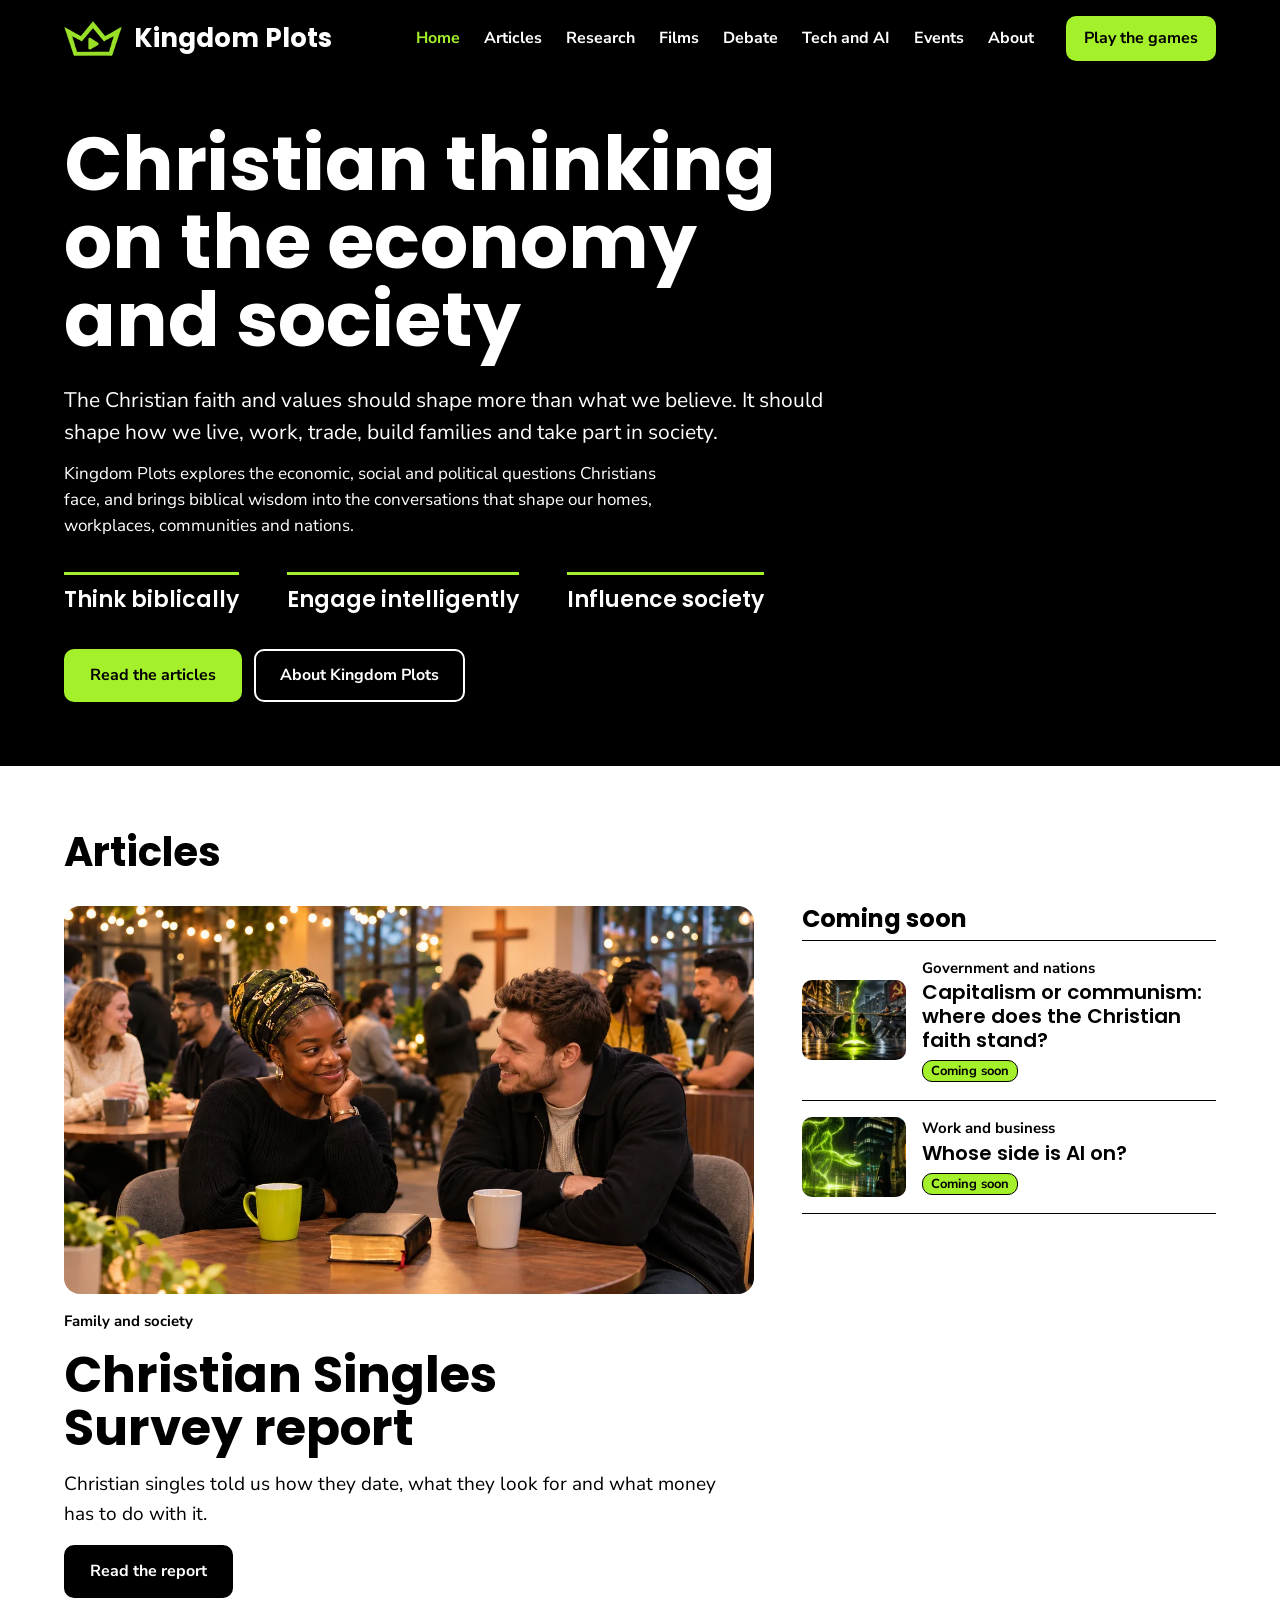
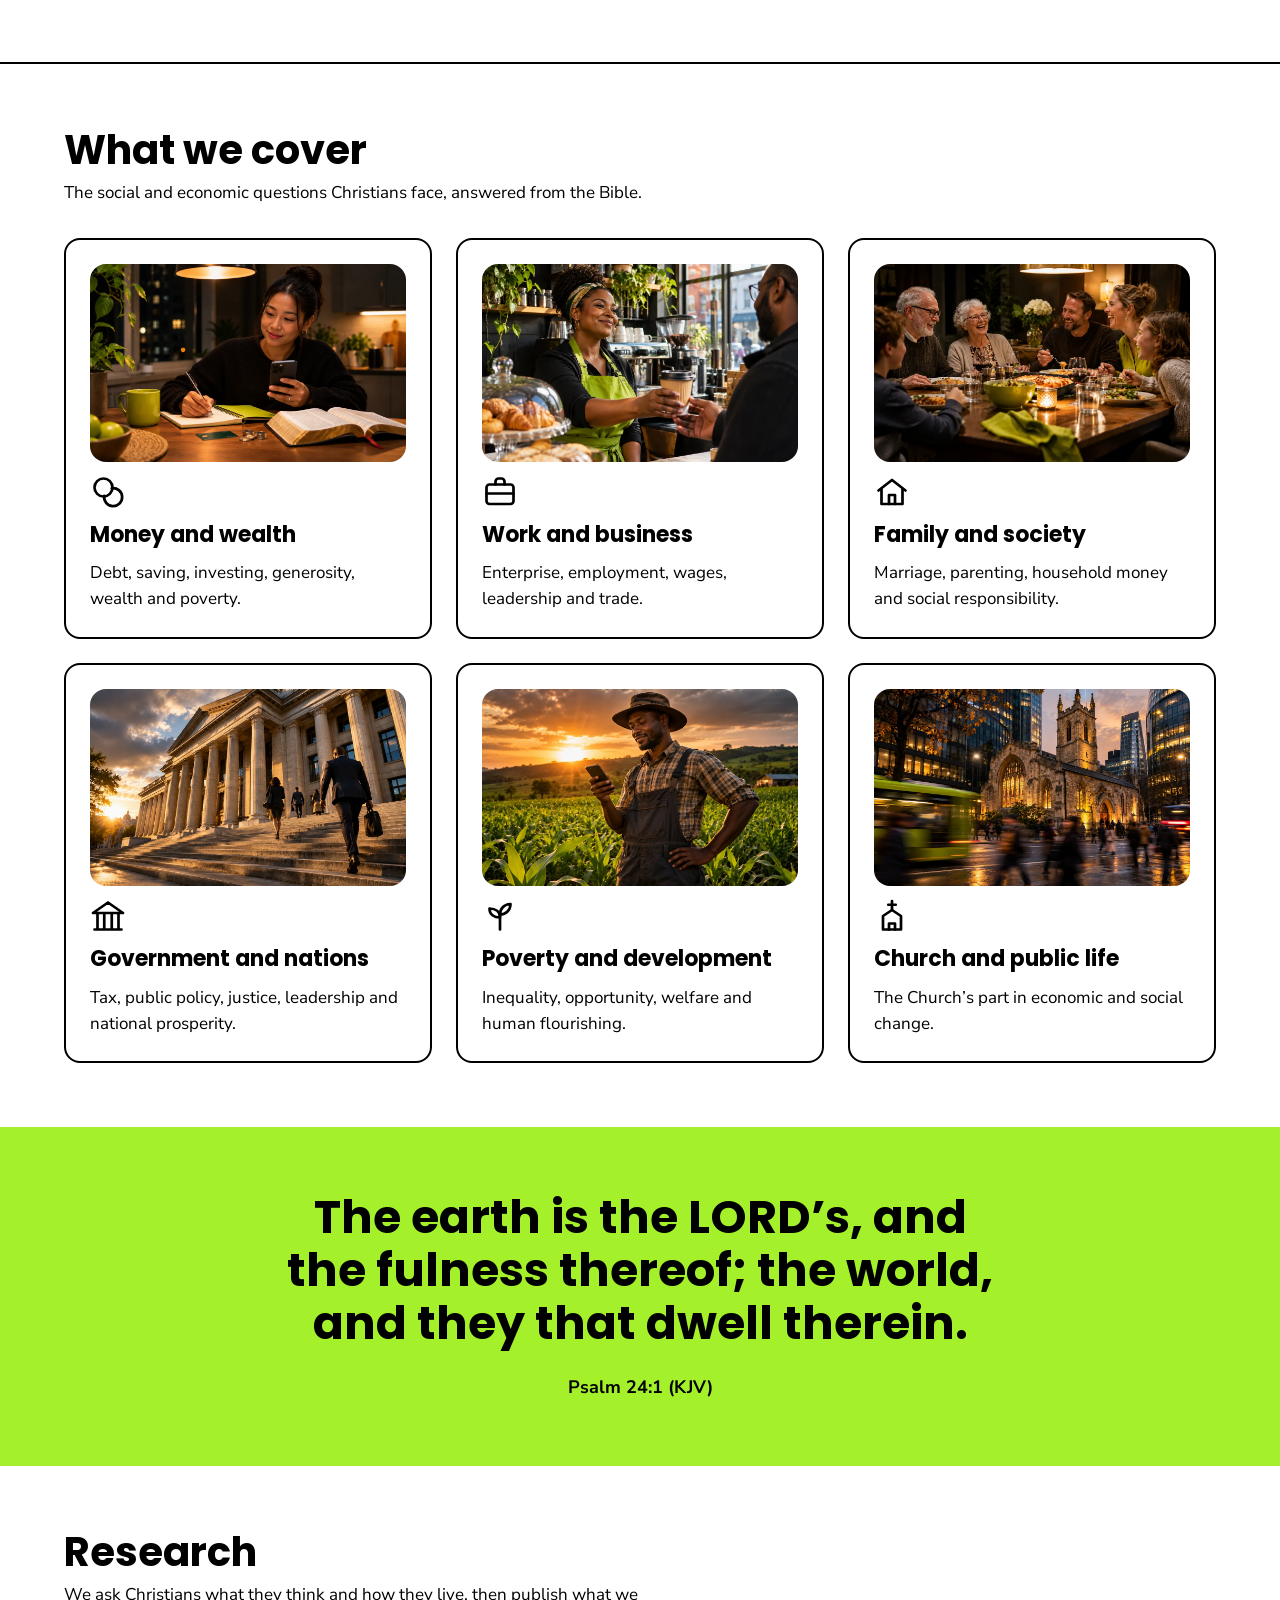
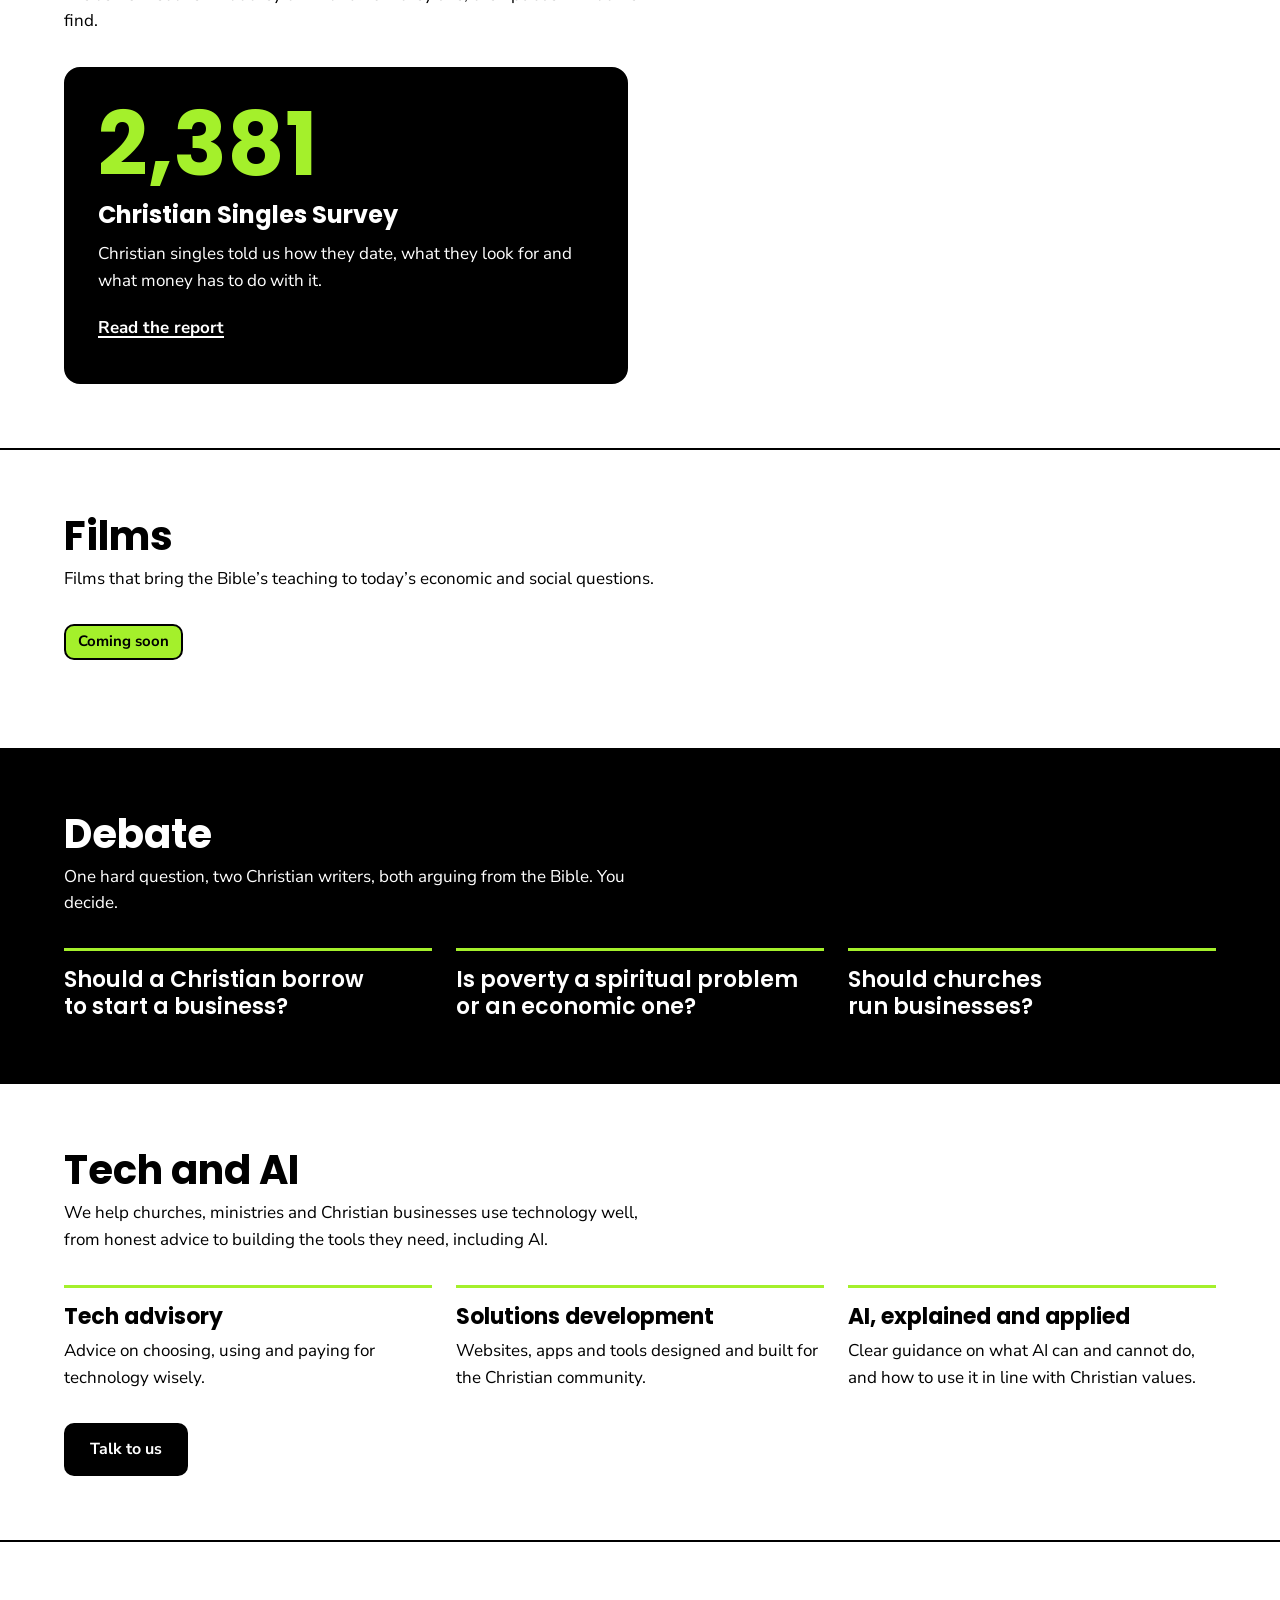
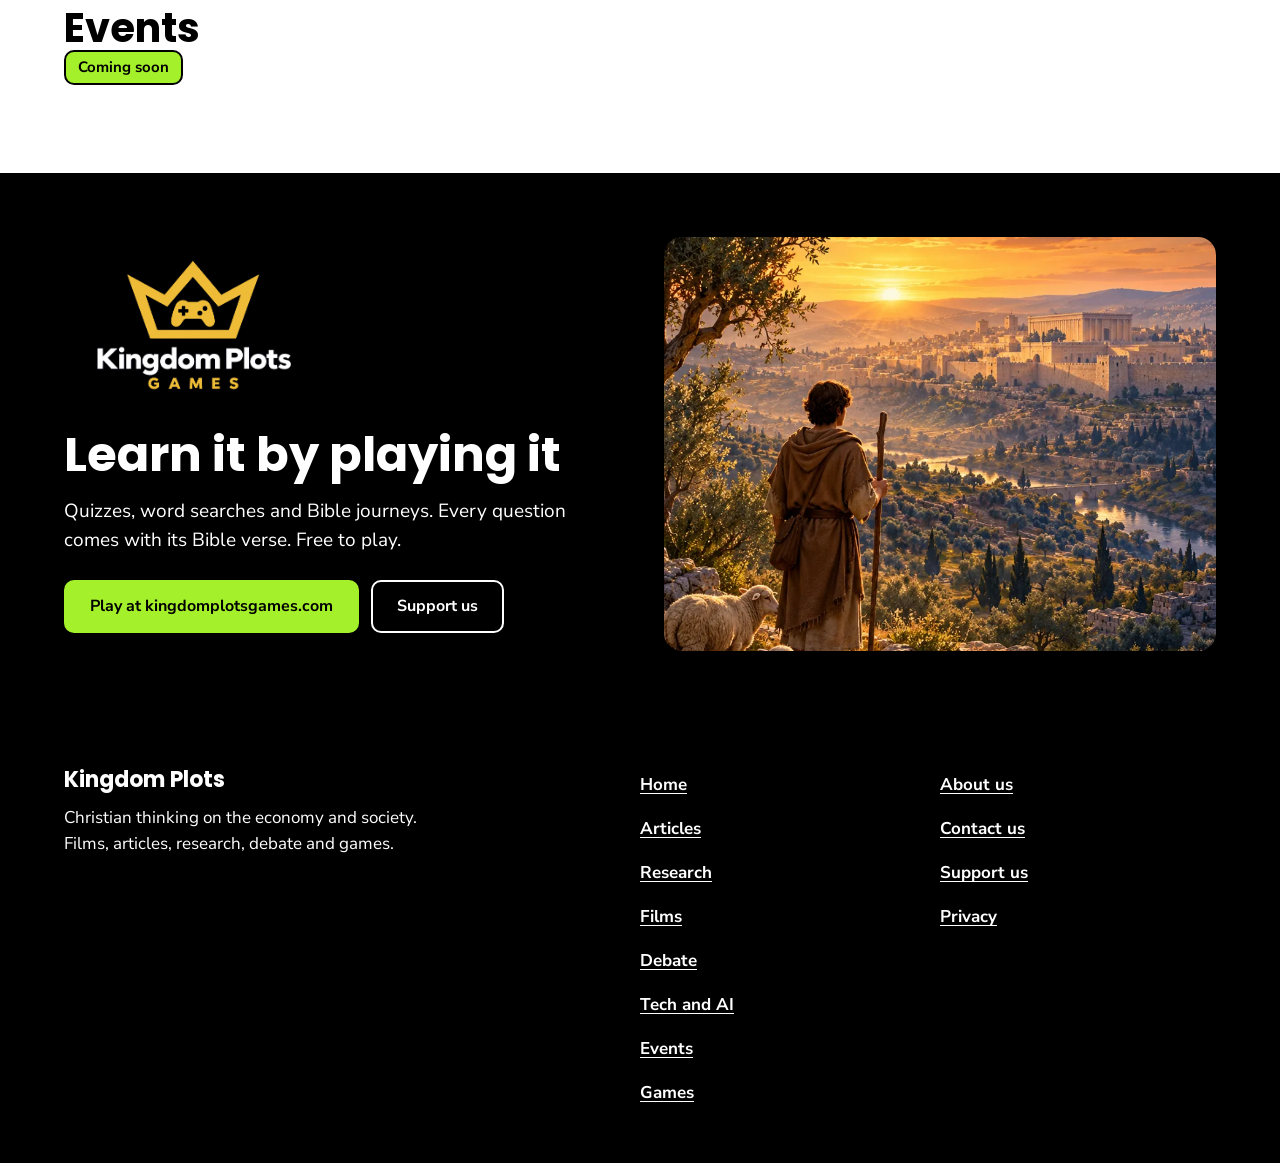
<file: index.html>
<!doctype html>
<html lang="en-GB">
<head>
<meta charset="utf-8">
<meta name="viewport" content="width=device-width, initial-scale=1">
<title>Kingdom Plots: Christian thinking on the economy and society</title>
<meta name="description" content="Kingdom Plots brings biblical wisdom to the economic, social and political questions Christians face, through films, articles, research, debate and games.">
<link rel="canonical" href="https://www.kingdomplots.com/">
<meta property="og:type" content="website">
<meta property="og:title" content="Kingdom Plots: Christian thinking on the economy and society">
<meta property="og:description" content="Kingdom Plots brings biblical wisdom to the economic, social and political questions Christians face, through films, articles, research, debate and games.">
<meta property="og:url" content="https://www.kingdomplots.com/">
<meta property="og:image" content="https://www.kingdomplots.com/images/logo.png">
<meta name="theme-color" content="#000000">
<link rel="icon" href="/favicon.ico" sizes="48x48">
<link rel="icon" type="image/png" sizes="192x192" href="/images/icon-192.png">
<link rel="apple-touch-icon" href="/images/apple-touch-icon.png">
<link rel="manifest" href="/site.webmanifest">
<link rel="preconnect" href="https://fonts.googleapis.com">
<link rel="preconnect" href="https://fonts.gstatic.com" crossorigin>
<link rel="stylesheet" href="https://fonts.googleapis.com/css2?family=Poppins:wght@600;700&family=Nunito+Sans:wght@400;600;700&display=swap">
<link rel="stylesheet" href="/css/styles.css">
<script type="application/ld+json">{"@context": "https://schema.org", "@graph": [{"@type": "Organization", "@id": "https://www.kingdomplots.com/#org", "name": "Kingdom Plots", "url": "https://www.kingdomplots.com/", "logo": "https://www.kingdomplots.com/images/icon-512.png", "description": "A Christian platform exploring the relationship between faith, economics, politics and society.", "email": "hello@kingdomplotsgames.com", "founder": {"@type": "Person", "name": "Toluwase Sogunro", "jobTitle": "Founder"}, "sameAs": ["https://www.kingdomplotsgames.com"]}, {"@type": "WebSite", "@id": "https://www.kingdomplots.com/#site", "url": "https://www.kingdomplots.com/", "name": "Kingdom Plots", "publisher": {"@id": "https://www.kingdomplots.com/#org"}, "inLanguage": "en-GB"}]}</script>
</head>
<body>
<a class="skip-link" href="#main">Skip to content</a>

<header class="site-header">
  <div class="container site-header__inner">
    <a class="brand" href="/"><img src="/images/logo.png" alt="" width="58" height="58">Kingdom Plots</a>
    <nav class="site-nav" aria-label="Sections">
      <a href="/" aria-current="page">Home</a>
      <a href="/articles.html">Articles</a>
      <a href="/research.html">Research</a>
      <a href="/films.html">Films</a>
      <a href="/debate.html">Debate</a>
      <a href="/tech.html">Tech and AI</a>
      <a href="/events.html">Events</a>
      <a href="/about.html">About</a>
    </nav>
    <a class="button button--green" href="https://www.kingdomplotsgames.com">Play the games</a>
  </div>
</header>

<main id="main">

<section class="theme-dark hero" aria-labelledby="hero-title">
  <div class="container">
    <h1 id="hero-title">Christian thinking on the economy and society</h1>
    <p class="lead measure">The Christian faith and values should shape more than what we believe. It should shape how we live, work, trade, build families and take part in society.</p>
    <p class="measure">Kingdom Plots explores the economic, social and political questions Christians face, and brings biblical wisdom into the conversations that shape our homes, workplaces, communities and nations.</p>
    <ul class="pillars-list">
      <li>Think biblically</li>
      <li>Engage intelligently</li>
      <li>Influence society</li>
    </ul>
    <div class="button-row">
      <a class="button button--green" href="/articles.html">Read the articles</a>
      <a class="button button--outline" href="/about.html">About Kingdom Plots</a>
    </div>
  </div>
</section>

<section id="articles" class="section" aria-labelledby="articles-title">
  <div class="container">
    <h2 id="articles-title" class="section-title section-title--spaced"><a class="title-link" href="/articles.html">Articles</a></h2>
  </div>
  <div class="container articles">
    <div class="articles__lead">
      <img class="photo ratio-16x9" src="/images/picture-01-v2.webp" srcset="/images/picture-01-v2-sm.webp 320w, /images/picture-01-v2.webp 1200w" sizes="(min-width: 1000px) 600px, 100vw" width="1200" height="675" alt="A young woman and a young man smiling as they talk over coffee and a Bible at a church café evening for Christian singles" fetchpriority="high" decoding="async">
      <div class="topic">Family and society</div>
      <h2>Christian Singles Survey report</h2>
      <p>Christian singles told us how they date, what they look for and what money has to do with it.</p>
      <div><a class="button button--black" href="/article.html">Read the report</a></div>
    </div>
    <div class="articles__more">
      <h2>Coming soon</h2>
      <div class="article-row">
        <img class="photo photo--thumb" src="/images/picture-02.webp" srcset="/images/picture-02-sm.webp 320w, /images/picture-02.webp 1200w" sizes="104px" width="1200" height="750" alt="Business people and workers pull a rope in a tug of war while two Christians kneel in prayer over a glowing Bible between them" loading="lazy" decoding="async">
        <div class="article-row__body"><div class="topic">Government and nations</div><div class="article-row__title">Capitalism or communism: where does the Christian faith stand?</div><p class="soon soon--small">Coming soon</p></div>
      </div>
      <div class="article-row">
        <img class="photo photo--thumb" src="/images/picture-06.webp" srcset="/images/picture-06-sm.webp 320w, /images/picture-06.webp 1200w" sizes="104px" width="1200" height="750" alt="A young man holding a Bible looks up at a giant figure of green light offering its hand on a rainy city street" loading="lazy" decoding="async">
        <div class="article-row__body"><div class="topic">Work and business</div><div class="article-row__title">Whose side is AI on?</div><p class="soon soon--small">Coming soon</p></div>
      </div>
    </div>
  </div>
</section>

<section id="topics" class="section rule-top" aria-labelledby="topics-title">
  <div class="container">
    <h2 id="topics-title" class="section-title">What we cover</h2>
    <p class="section-intro">The social and economic questions Christians face, answered from the Bible.</p>
    <p class="swipe-hint" aria-hidden="true">Swipe to see all six</p>
    <div class="grid grid--3 swipe">
      <a class="card" href="/articles.html">
        <img class="photo ratio-16x10" src="/images/picture-12.webp" srcset="/images/picture-12-sm.webp 320w, /images/picture-12.webp 1200w" sizes="(min-width: 1000px) 600px, 100vw" width="1200" height="750" alt="A woman planning her budget with a notebook, phone and open Bible" loading="lazy" decoding="async">
        <svg class="icon" aria-hidden="true" viewBox="0 0 24 24" fill="none" stroke="#000000" stroke-width="1.8" stroke-linecap="round" stroke-linejoin="round"><circle cx="9" cy="9" r="6"/><path d="M14.5 9.5a6 6 0 1 1-5 5"/></svg>
        <h3 class="card__title">Money and wealth</h3>
        <p>Debt, saving, investing, generosity, wealth and poverty.</p>
      </a>
      <a class="card" href="/articles.html">
        <img class="photo ratio-16x10" src="/images/picture-13.webp" srcset="/images/picture-13-sm.webp 320w, /images/picture-13.webp 1200w" sizes="(min-width: 1000px) 600px, 100vw" width="1200" height="750" alt="A coffee shop owner handing a drink to a customer" loading="lazy" decoding="async">
        <svg class="icon" aria-hidden="true" viewBox="0 0 24 24" fill="none" stroke="#000000" stroke-width="1.8" stroke-linecap="round" stroke-linejoin="round"><rect x="3" y="7" width="18" height="13" rx="2"/><path d="M9 7V5a2 2 0 0 1 2-2h2a2 2 0 0 1 2 2v2M3 13h18"/></svg>
        <h3 class="card__title">Work and business</h3>
        <p>Enterprise, employment, wages, leadership and trade.</p>
      </a>
      <a class="card" href="/articles.html">
        <img class="photo ratio-16x10" src="/images/picture-14.webp" srcset="/images/picture-14-sm.webp 320w, /images/picture-14.webp 1200w" sizes="(min-width: 1000px) 600px, 100vw" width="1200" height="750" alt="Three generations of a family laughing over dinner" loading="lazy" decoding="async">
        <svg class="icon" aria-hidden="true" viewBox="0 0 24 24" fill="none" stroke="#000000" stroke-width="1.8" stroke-linecap="round" stroke-linejoin="round"><path d="M3 11l9-7 9 7"/><path d="M5 10v10h14V10"/><path d="M10 20v-6h4v6"/></svg>
        <h3 class="card__title">Family and society</h3>
        <p>Marriage, parenting, household money and social responsibility.</p>
      </a>
      <a class="card" href="/articles.html">
        <img class="photo ratio-16x10" src="/images/picture-15.webp" srcset="/images/picture-15-sm.webp 320w, /images/picture-15.webp 1200w" sizes="(min-width: 1000px) 600px, 100vw" width="1200" height="750" alt="People walking up the steps of a government building at sunset" loading="lazy" decoding="async">
        <svg class="icon" aria-hidden="true" viewBox="0 0 24 24" fill="none" stroke="#000000" stroke-width="1.8" stroke-linecap="round" stroke-linejoin="round"><path d="M3 21h18M5 21V10M9.5 21V10M14.5 21V10M19 21V10M2 10l10-7 10 7z"/></svg>
        <h3 class="card__title">Government and nations</h3>
        <p>Tax, public policy, justice, leadership and national prosperity.</p>
      </a>
      <a class="card" href="/articles.html">
        <img class="photo ratio-16x10" src="/images/picture-16.webp" srcset="/images/picture-16-sm.webp 320w, /images/picture-16.webp 1200w" sizes="(min-width: 1000px) 600px, 100vw" width="1200" height="750" alt="A farmer checking his phone in a green field at sunset" loading="lazy" decoding="async">
        <svg class="icon" aria-hidden="true" viewBox="0 0 24 24" fill="none" stroke="#000000" stroke-width="1.8" stroke-linecap="round" stroke-linejoin="round"><path d="M12 21V11"/><path d="M12 13c0-4-3-6-7-6 0 4 3 6 7 6z"/><path d="M12 11c0-4 3-7 7-7 0 4-3 7-7 7z"/></svg>
        <h3 class="card__title">Poverty and development</h3>
        <p>Inequality, opportunity, welfare and human flourishing.</p>
      </a>
      <a class="card" href="/articles.html">
        <img class="photo ratio-16x10" src="/images/picture-17.webp" srcset="/images/picture-17-sm.webp 320w, /images/picture-17.webp 1200w" sizes="(min-width: 1000px) 600px, 100vw" width="1200" height="750" alt="A historic church among glass office towers on a busy street" loading="lazy" decoding="async">
        <svg class="icon" aria-hidden="true" viewBox="0 0 24 24" fill="none" stroke="#000000" stroke-width="1.8" stroke-linecap="round" stroke-linejoin="round"><path d="M12 2v6M9.5 4.5h5"/><path d="M6 21V12l6-4 6 4v9z"/><path d="M10 21v-4h4v4"/></svg>
        <h3 class="card__title">Church and public life</h3>
        <p>The Church’s part in economic and social change.</p>
      </a>
    </div>
  </div>
</section>

<section class="section theme-green" aria-label="Bible verse">
  <figure class="container verse">
    <blockquote>The earth is the LORD’s, and the fulness thereof; the world, and they that dwell therein.</blockquote>
    <figcaption><cite>Psalm 24:1 (KJV)</cite></figcaption>
  </figure>
</section>

<section id="research" class="section" aria-labelledby="research-title">
  <div class="container">
    <h2 id="research-title" class="section-title"><a class="title-link" href="/research.html">Research</a></h2>
    <p class="section-intro">We ask Christians what they think and how they live, then publish what we find.</p>
    <div class="grid grid--2">
      <article class="study study--dark">
        <div class="study__number">2,381</div>
        <h3 class="study__title">Christian Singles Survey</h3>
        <p>Christian singles told us how they date, what they look for and what money has to do with it.</p>
        <a class="study__link" href="/article.html">Read the report</a>
      </article>
    </div>
  </div>
</section>

<section id="watch" class="section rule-top" aria-labelledby="films-title">
  <div class="container">
    <h2 id="films-title" class="section-title"><a class="title-link" href="/films.html">Films</a></h2>
    <p class="section-intro">Films that bring the Bible’s teaching to today’s economic and social questions.</p>
    <p class="soon">Coming soon</p>
  </div>
</section>

<section id="debate" class="section theme-dark" aria-labelledby="debate-title">
  <div class="container">
    <h2 id="debate-title" class="section-title"><a class="title-link" href="/debate.html">Debate</a></h2>
    <p class="section-intro">One hard question, two Christian writers, both arguing from the Bible. You decide.</p>
    <div class="grid grid--3">
      <h3 class="question">Should a Christian borrow to start a business?</h3>
      <h3 class="question">Is poverty a spiritual problem or an economic one?</h3>
      <h3 class="question">Should churches run businesses?</h3>
    </div>
  </div>
</section>

<section id="tech" class="section" aria-labelledby="tech-title">
  <div class="container">
    <h2 id="tech-title" class="section-title"><a class="title-link" href="/tech.html">Tech and AI</a></h2>
    <p class="section-intro">We help churches, ministries and Christian businesses use technology well, from honest advice to building the tools they need, including AI.</p>
    <div class="grid grid--3">
      <div class="how-item"><h3>Tech advisory</h3><p>Advice on choosing, using and paying for technology wisely.</p></div>
      <div class="how-item"><h3>Solutions development</h3><p>Websites, apps and tools designed and built for the Christian community.</p></div>
      <div class="how-item"><h3>AI, explained and applied</h3><p>Clear guidance on what AI can and cannot do, and how to use it in line with Christian values.</p></div>
    </div>
    <div class="button-row section-action"><a class="button button--black" href="mailto:hello@kingdomplotsgames.com">Talk to us</a></div>
  </div>
</section>

<section id="events" class="section rule-top" aria-labelledby="events-title">
  <div class="container">
    <h2 id="events-title" class="section-title"><a class="title-link" href="/events.html">Events</a></h2>
    <p class="soon">Coming soon</p>
  </div>
</section>

<section id="games" class="section theme-dark" aria-labelledby="games-title">
  <div class="container games">
    <div class="games__text">
      <img class="games__logo" src="/images/games-logo.png" alt="Kingdom Plots Games" width="595" height="364" loading="lazy">
      <h2 id="games-title">Learn it by playing it</h2>
      <p>Quizzes, word searches and Bible journeys. Every question comes with its Bible verse. Free to play.</p>
      <div class="button-row">
        <a class="button button--green" href="https://www.kingdomplotsgames.com">Play at kingdomplotsgames.com</a>
        <a class="button button--outline" href="https://www.kingdomplotsgames.com/support">Support us</a>
      </div>
    </div>
    <img class="games__scene" src="/images/games-scene.webp" alt="A painted shepherd scene from Kingdom Plots Games" width="800" height="600" loading="lazy">
  </div>
</section>

</main>

<footer class="site-footer">
  <div class="container site-footer__inner">
    <div class="site-footer__about">
      <div class="site-footer__name">Kingdom Plots</div>
      <p>Christian thinking on the economy and society. Films, articles, research, debate and games.</p>
    </div>
    <nav aria-label="Footer sections">
      <a href="/">Home</a>
      <a href="/articles.html">Articles</a>
      <a href="/research.html">Research</a>
      <a href="/films.html">Films</a>
      <a href="/debate.html">Debate</a>
      <a href="/tech.html">Tech and AI</a>
      <a href="/events.html">Events</a>
      <a href="https://www.kingdomplotsgames.com">Games</a>
    </nav>
    <nav aria-label="Company">
      <a href="/about.html">About us</a>
      <a href="mailto:hello@kingdomplotsgames.com">Contact us</a>
      <a href="https://www.kingdomplotsgames.com/support">Support us</a>
      <a href="/privacy.html">Privacy</a>
    </nav>
  </div>
</footer>
</body>
</html>
</file>
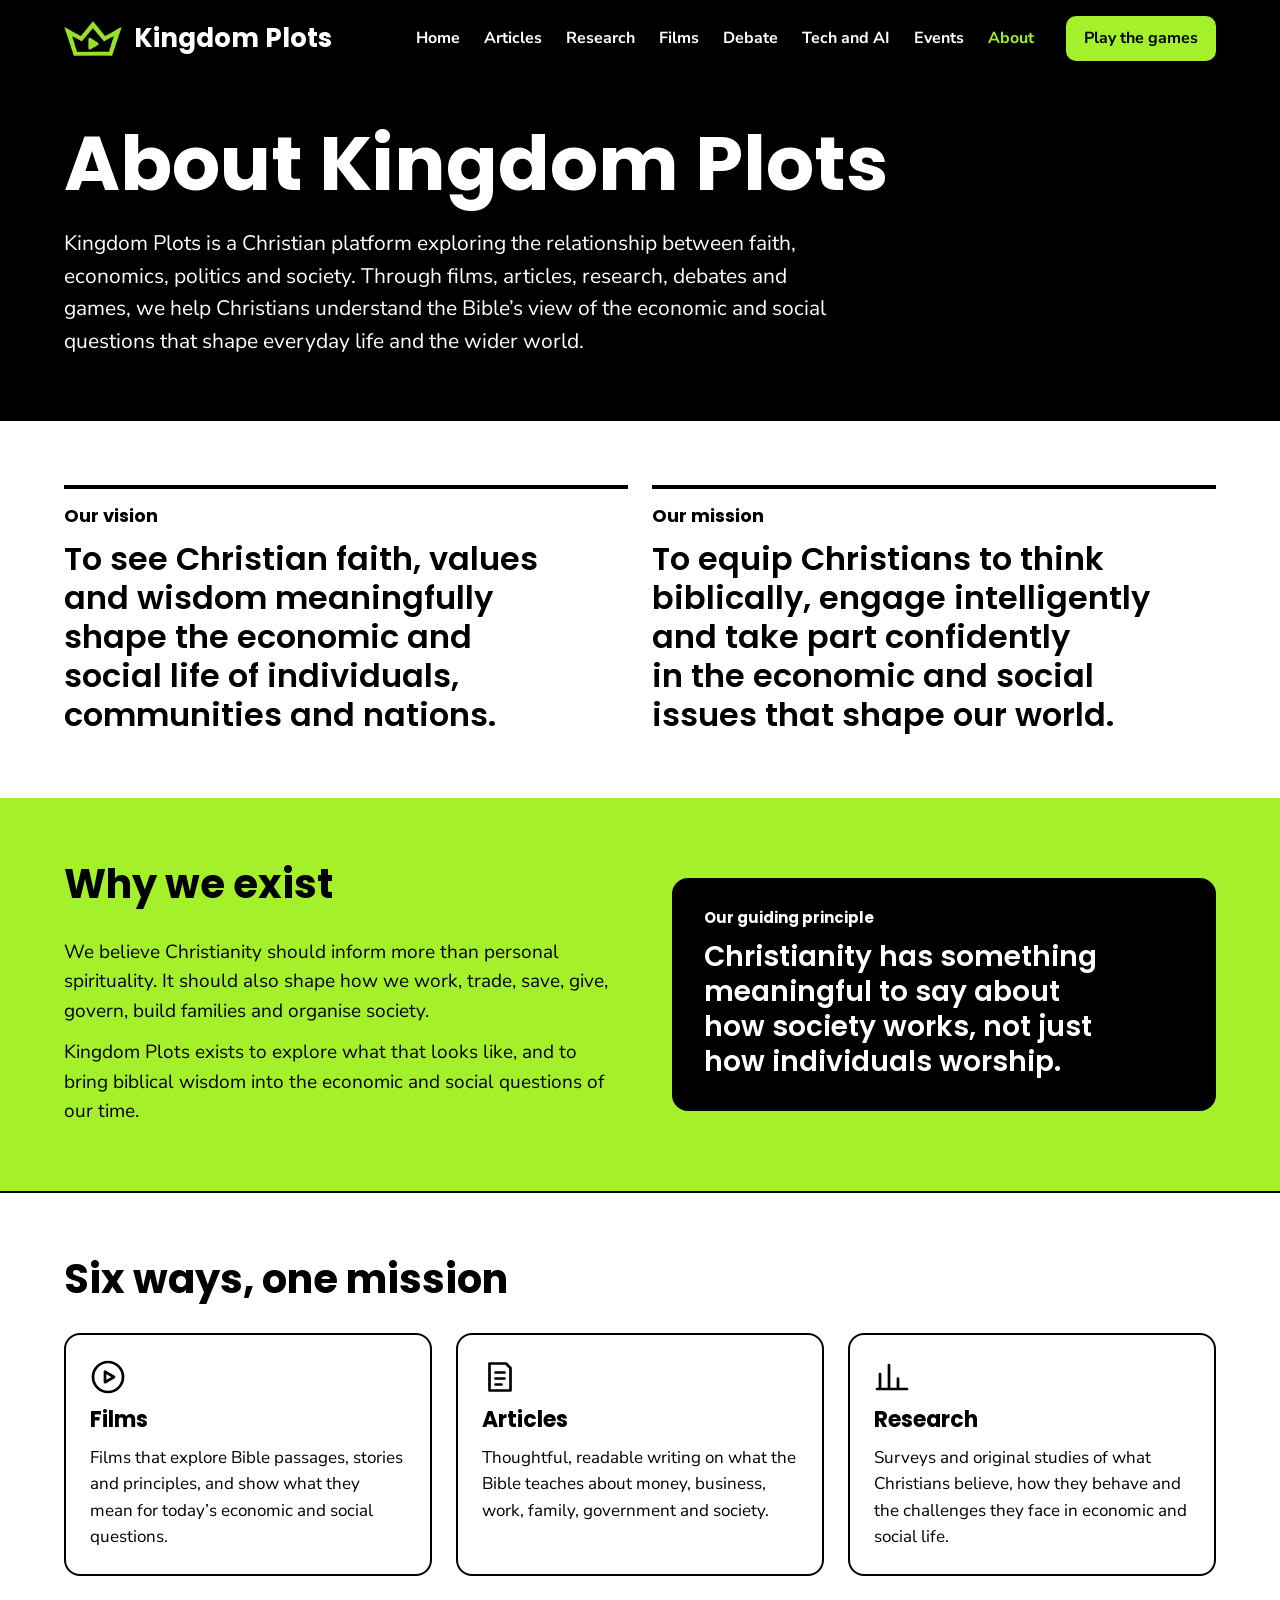
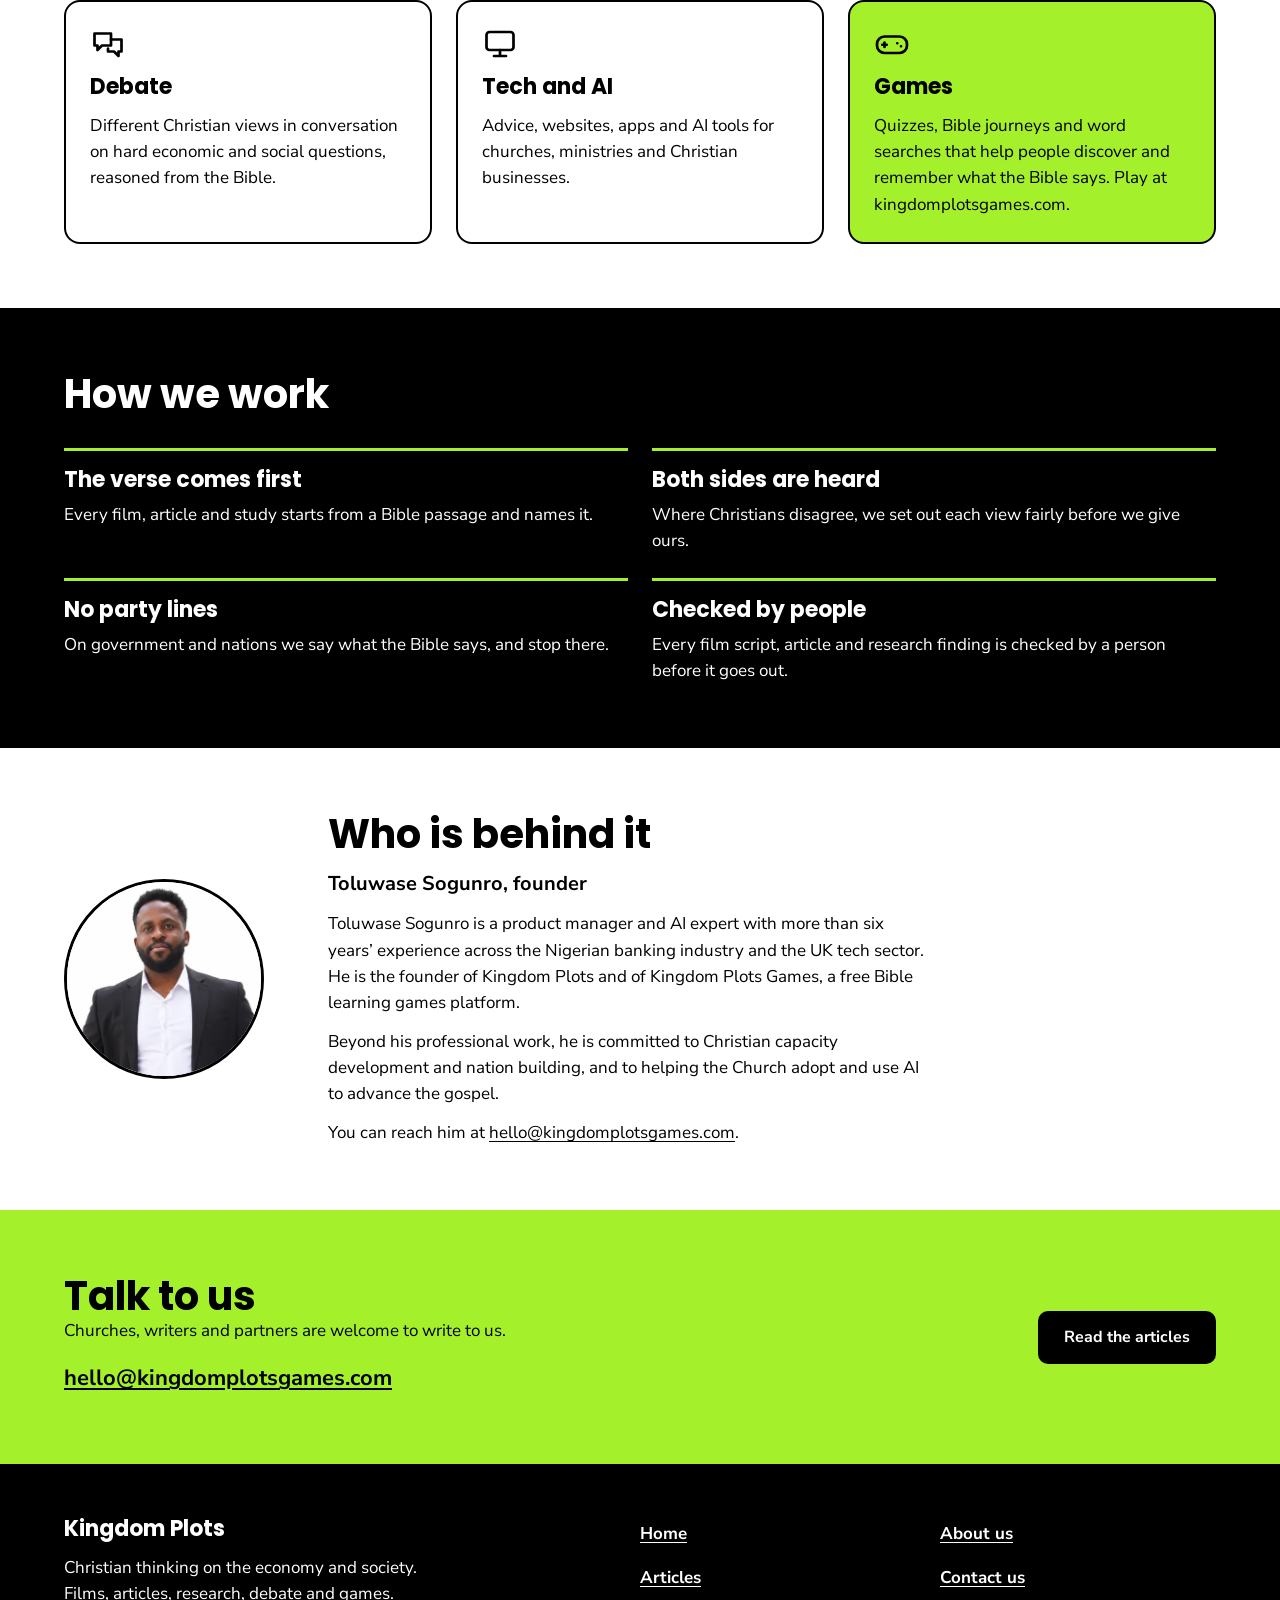
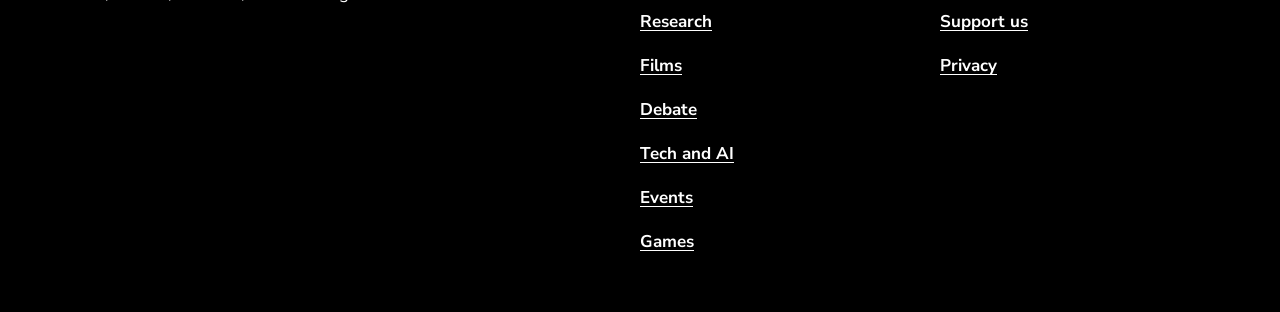
<file: about.html>
<!doctype html>
<html lang="en-GB">
<head>
<meta charset="utf-8">
<meta name="viewport" content="width=device-width, initial-scale=1">
<title>About Kingdom Plots</title>
<meta name="description" content="Kingdom Plots is a Christian platform exploring the relationship between faith, economics, politics and society.">
<link rel="canonical" href="https://www.kingdomplots.com/about.html">
<meta property="og:type" content="website">
<meta property="og:title" content="About Kingdom Plots">
<meta property="og:description" content="A Christian platform exploring the relationship between faith, economics, politics and society.">
<meta property="og:url" content="https://www.kingdomplots.com/about.html">
<meta property="og:image" content="https://www.kingdomplots.com/images/logo.png">
<meta name="theme-color" content="#000000">
<link rel="icon" href="/favicon.ico" sizes="48x48">
<link rel="icon" type="image/png" sizes="192x192" href="/images/icon-192.png">
<link rel="apple-touch-icon" href="/images/apple-touch-icon.png">
<link rel="manifest" href="/site.webmanifest">
<link rel="preconnect" href="https://fonts.googleapis.com">
<link rel="preconnect" href="https://fonts.gstatic.com" crossorigin>
<link rel="stylesheet" href="https://fonts.googleapis.com/css2?family=Poppins:wght@600;700&family=Nunito+Sans:wght@400;600;700&display=swap">
<link rel="stylesheet" href="/css/styles.css">
</head>
<body>
<a class="skip-link" href="#main">Skip to content</a>

<header class="site-header">
  <div class="container site-header__inner">
    <a class="brand" href="/"><img src="/images/logo.png" alt="" width="58" height="58">Kingdom Plots</a>
    <nav class="site-nav" aria-label="Sections">
      <a href="/">Home</a>
      <a href="/articles.html">Articles</a>
      <a href="/research.html">Research</a>
      <a href="/films.html">Films</a>
      <a href="/debate.html">Debate</a>
      <a href="/tech.html">Tech and AI</a>
      <a href="/events.html">Events</a>
      <a href="/about.html" aria-current="page">About</a>
    </nav>
    <a class="button button--green" href="https://www.kingdomplotsgames.com">Play the games</a>
  </div>
</header>

<main id="main">

<section class="theme-dark hero" aria-labelledby="about-title">
  <div class="container">
    <h1 id="about-title">About Kingdom Plots</h1>
    <p class="lead measure">Kingdom Plots is a Christian platform exploring the relationship between faith, economics, politics and society. Through films, articles, research, debates and games, we help Christians understand the Bible’s view of the economic and social questions that shape everyday life and the wider world.</p>
  </div>
</section>

<section class="section">
  <div class="container grid grid--2">
    <div class="statement">
      <h2>Our vision</h2>
      <p>To see Christian faith, values and wisdom meaningfully shape the economic and social life of individuals, communities and nations.</p>
    </div>
    <div class="statement">
      <h2>Our mission</h2>
      <p>To equip Christians to think biblically, engage intelligently and take part confidently in the economic and social issues that shape our world.</p>
    </div>
  </div>
</section>

<section class="section theme-green" aria-labelledby="why-title">
  <div class="container split">
    <div class="why">
      <h2 id="why-title" class="section-title section-title--spaced">Why we exist</h2>
      <p>We believe Christianity should inform more than personal spirituality. It should also shape how we work, trade, save, give, govern, build families and organise society.</p>
      <p>Kingdom Plots exists to explore what that looks like, and to bring biblical wisdom into the economic and social questions of our time.</p>
    </div>
    <div class="principle">
      <h3 class="topic">Our guiding principle</h3>
      <p>Christianity has something meaningful to say about how society works, not just how individuals worship.</p>
    </div>
  </div>
</section>

<section class="section rule-top" aria-labelledby="ways-title">
  <div class="container">
    <h2 id="ways-title" class="section-title section-title--spaced">Six ways, one mission</h2>
    <div class="grid grid--3">
      <a class="card" href="/films.html">
        <svg class="icon" aria-hidden="true" viewBox="0 0 24 24" fill="none" stroke="#000000" stroke-width="1.8" stroke-linecap="round" stroke-linejoin="round"><circle cx="12" cy="12" r="10"/><path d="M10 8.5v7l6-3.5z"/></svg>
        <h3 class="card__title">Films</h3>
        <p>Films that explore Bible passages, stories and principles, and show what they mean for today’s economic and social questions.</p>
      </a>
      <a class="card" href="/articles.html">
        <svg class="icon" aria-hidden="true" viewBox="0 0 24 24" fill="none" stroke="#000000" stroke-width="1.8" stroke-linecap="round" stroke-linejoin="round"><path d="M5 3h11l3 3v15H5z"/><path d="M9 9h6M9 13h6M9 17h4"/></svg>
        <h3 class="card__title">Articles</h3>
        <p>Thoughtful, readable writing on what the Bible teaches about money, business, work, family, government and society.</p>
      </a>
      <a class="card" href="/research.html">
        <svg class="icon" aria-hidden="true" viewBox="0 0 24 24" fill="none" stroke="#000000" stroke-width="1.8" stroke-linecap="round" stroke-linejoin="round"><path d="M4 20V10M10 20V4M16 20v-7M22 20H2"/></svg>
        <h3 class="card__title">Research</h3>
        <p>Surveys and original studies of what Christians believe, how they behave and the challenges they face in economic and social life.</p>
      </a>
      <a class="card" href="/debate.html">
        <svg class="icon" aria-hidden="true" viewBox="0 0 24 24" fill="none" stroke="#000000" stroke-width="1.8" stroke-linecap="round" stroke-linejoin="round"><path d="M3 5h11v8H8l-3 3v-3H3z"/><path d="M14 9h7v8h-2v3l-3-3h-4v-2"/></svg>
        <h3 class="card__title">Debate</h3>
        <p>Different Christian views in conversation on hard economic and social questions, reasoned from the Bible.</p>
      </a>
      <a class="card" href="/tech.html">
        <svg class="icon" aria-hidden="true" viewBox="0 0 24 24" fill="none" stroke="#000000" stroke-width="1.8" stroke-linecap="round" stroke-linejoin="round"><rect x="3" y="4" width="18" height="12" rx="2"/><path d="M8 20h8M12 16v4"/></svg>
        <h3 class="card__title">Tech and AI</h3>
        <p>Advice, websites, apps and AI tools for churches, ministries and Christian businesses.</p>
      </a>
      <a class="card card--green" href="https://www.kingdomplotsgames.com">
        <svg class="icon" aria-hidden="true" viewBox="0 0 24 24" fill="none" stroke="#000000" stroke-width="1.8" stroke-linecap="round" stroke-linejoin="round"><rect x="2" y="7" width="20" height="11" rx="5"/><path d="M7 11v3M5.5 12.5h3M15.5 11.5h.01M18 13.5h.01"/></svg>
        <h3 class="card__title">Games</h3>
        <p>Quizzes, Bible journeys and word searches that help people discover and remember what the Bible says. Play at kingdomplotsgames.com.</p>
      </a>
    </div>
  </div>
</section>

<section class="section theme-dark" aria-labelledby="how-title">
  <div class="container">
    <h2 id="how-title" class="section-title section-title--spaced">How we work</h2>
    <div class="grid grid--2">
      <div class="how-item"><h3>The verse comes first</h3><p>Every film, article and study starts from a Bible passage and names it.</p></div>
      <div class="how-item"><h3>Both sides are heard</h3><p>Where Christians disagree, we set out each view fairly before we give ours.</p></div>
      <div class="how-item"><h3>No party lines</h3><p>On government and nations we say what the Bible says, and stop there.</p></div>
      <div class="how-item"><h3>Checked by people</h3><p>Every film script, article and research finding is checked by a person before it goes out.</p></div>
    </div>
  </div>
</section>

<section class="section" aria-labelledby="who-title">
  <div class="container founder">
    <img class="founder__photo" src="/images/picture-11.webp" srcset="/images/picture-11-sm.webp 400w, /images/picture-11.webp 800w" sizes="200px" width="800" height="800" alt="Toluwase Sogunro" loading="lazy" decoding="async">
    <div class="founder__text">
      <h2 id="who-title" class="section-title">Who is behind it</h2>
      <div class="founder__name">Toluwase Sogunro, founder</div>
      <p class="measure">Toluwase Sogunro is a product manager and AI expert with more than six years’ experience across the Nigerian banking industry and the UK tech sector. He is the founder of Kingdom Plots and of Kingdom Plots Games, a free Bible learning games platform.</p>
      <p class="measure">Beyond his professional work, he is committed to Christian capacity development and nation building, and to helping the Church adopt and use AI to advance the gospel.</p>
      <p class="measure">You can reach him at <a href="mailto:hello@kingdomplotsgames.com">hello@kingdomplotsgames.com</a>.</p>
    </div>
  </div>
</section>

<section id="contact" class="section theme-green" aria-labelledby="contact-title">
  <div class="container contact-band">
    <div>
      <h2 id="contact-title" class="section-title">Talk to us</h2>
      <p>Churches, writers and partners are welcome to write to us.</p>
      <p class="contact-band__email"><a href="mailto:hello@kingdomplotsgames.com">hello@kingdomplotsgames.com</a></p>
    </div>
    <a class="button button--black" href="/articles.html">Read the articles</a>
  </div>
</section>

</main>

<footer class="site-footer">
  <div class="container site-footer__inner">
    <div class="site-footer__about">
      <div class="site-footer__name">Kingdom Plots</div>
      <p>Christian thinking on the economy and society. Films, articles, research, debate and games.</p>
    </div>
    <nav aria-label="Footer sections">
      <a href="/">Home</a>
      <a href="/articles.html">Articles</a>
      <a href="/research.html">Research</a>
      <a href="/films.html">Films</a>
      <a href="/debate.html">Debate</a>
      <a href="/tech.html">Tech and AI</a>
      <a href="/events.html">Events</a>
      <a href="https://www.kingdomplotsgames.com">Games</a>
    </nav>
    <nav aria-label="Company">
      <a href="/about.html">About us</a>
      <a href="mailto:hello@kingdomplotsgames.com">Contact us</a>
      <a href="https://www.kingdomplotsgames.com/support">Support us</a>
      <a href="/privacy.html">Privacy</a>
    </nav>
  </div>
</footer>
</body>
</html>
</file>
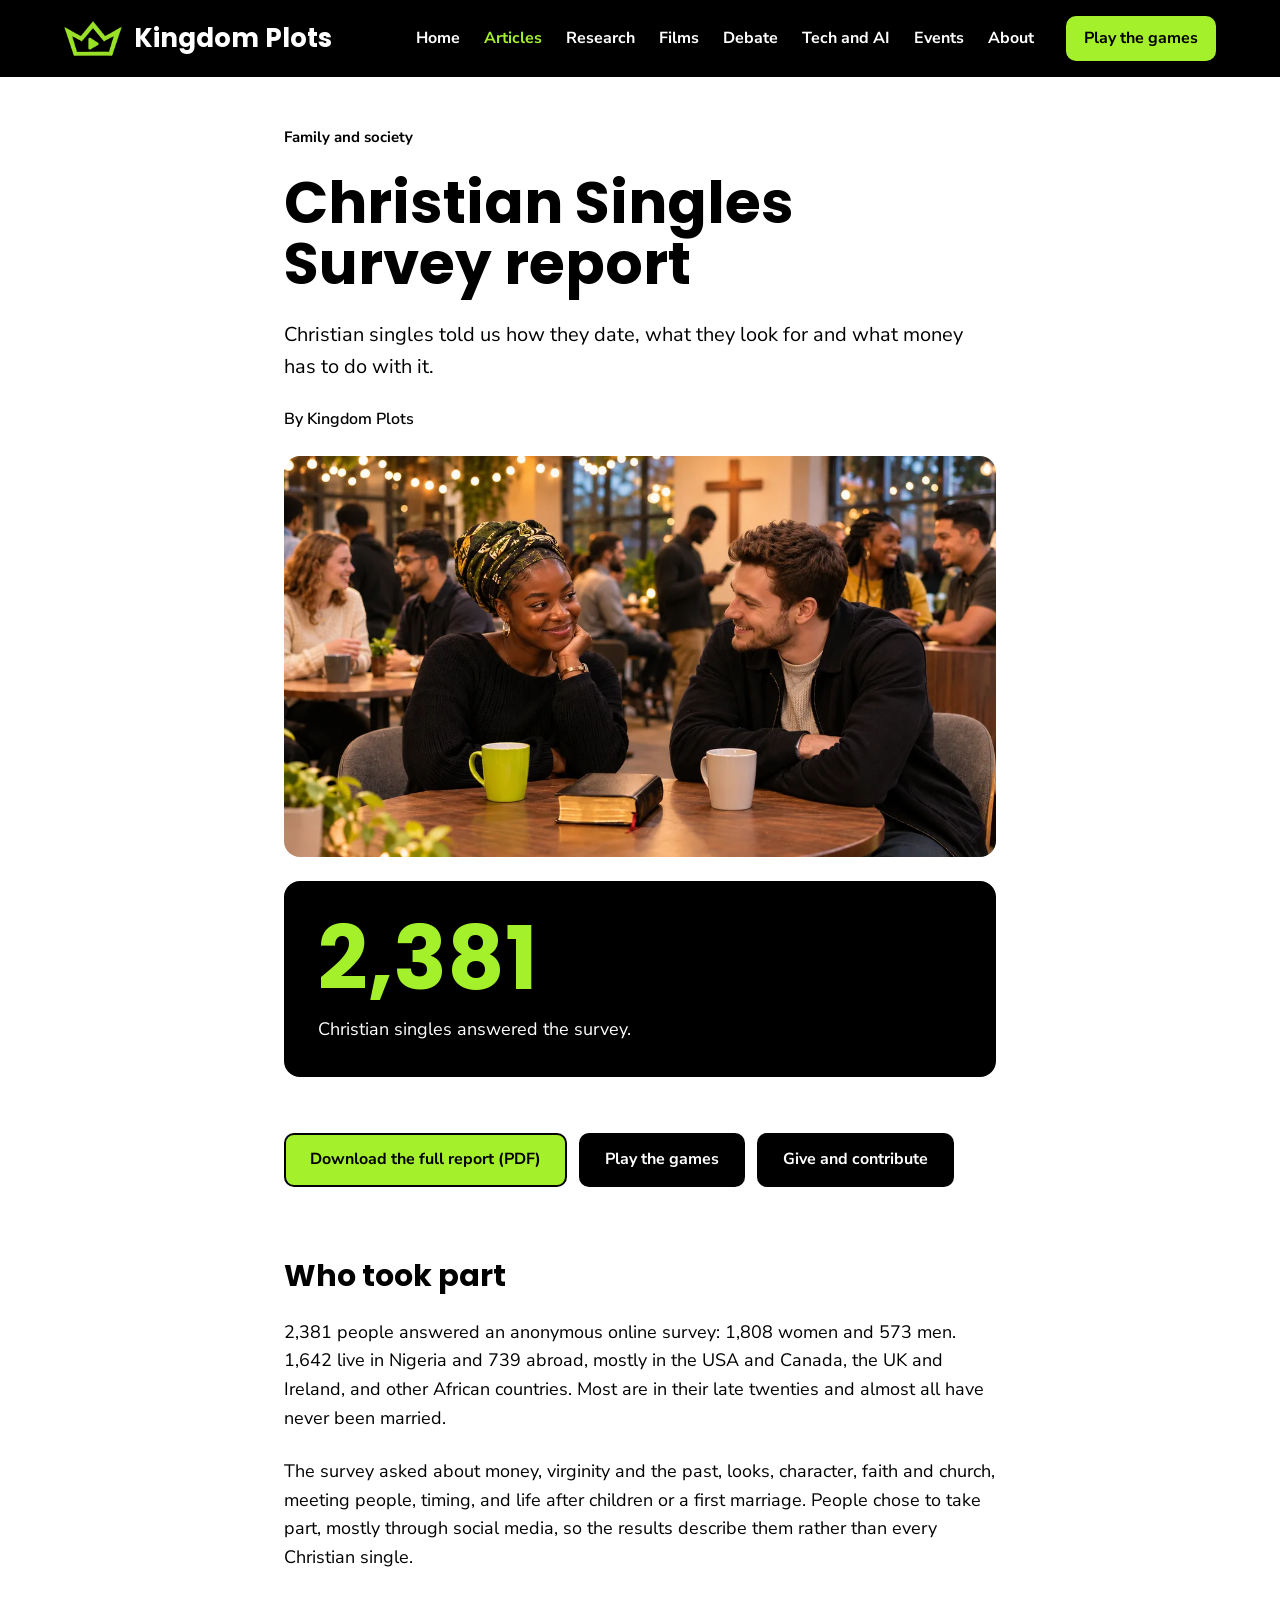
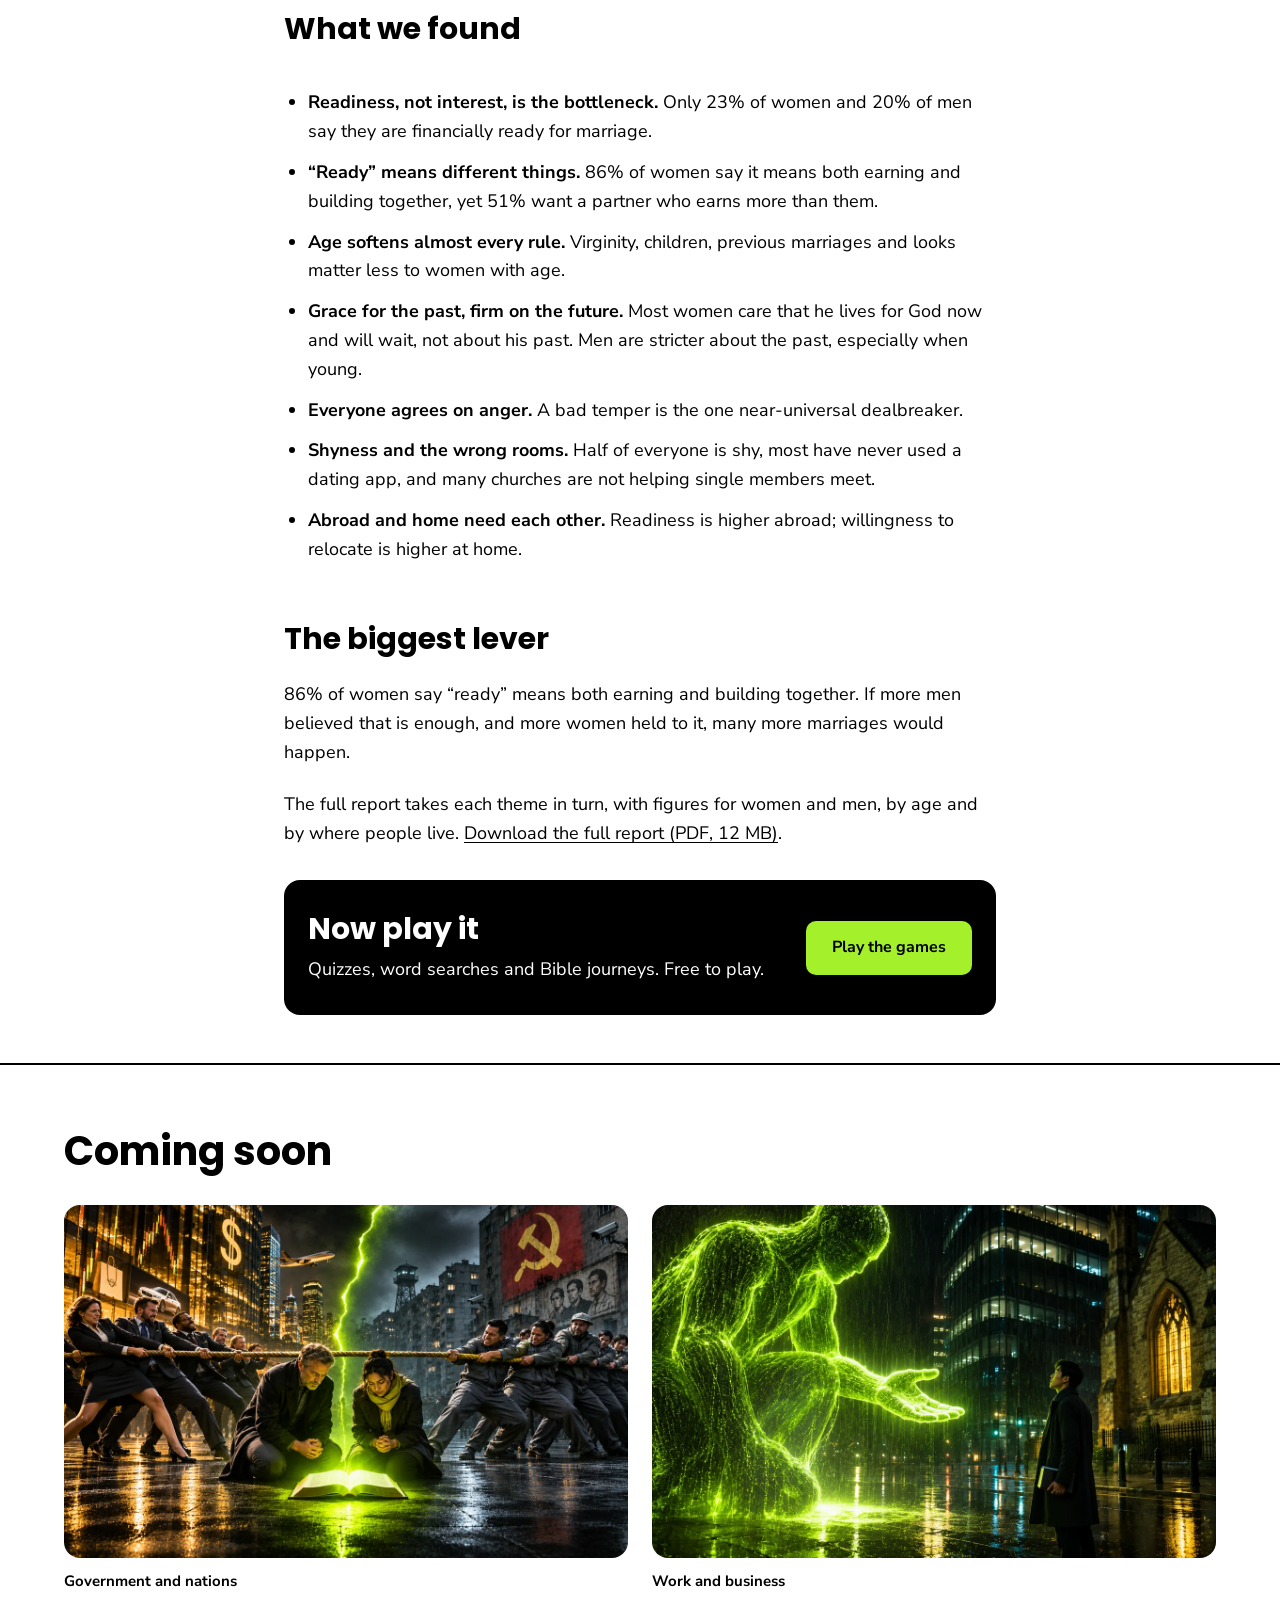
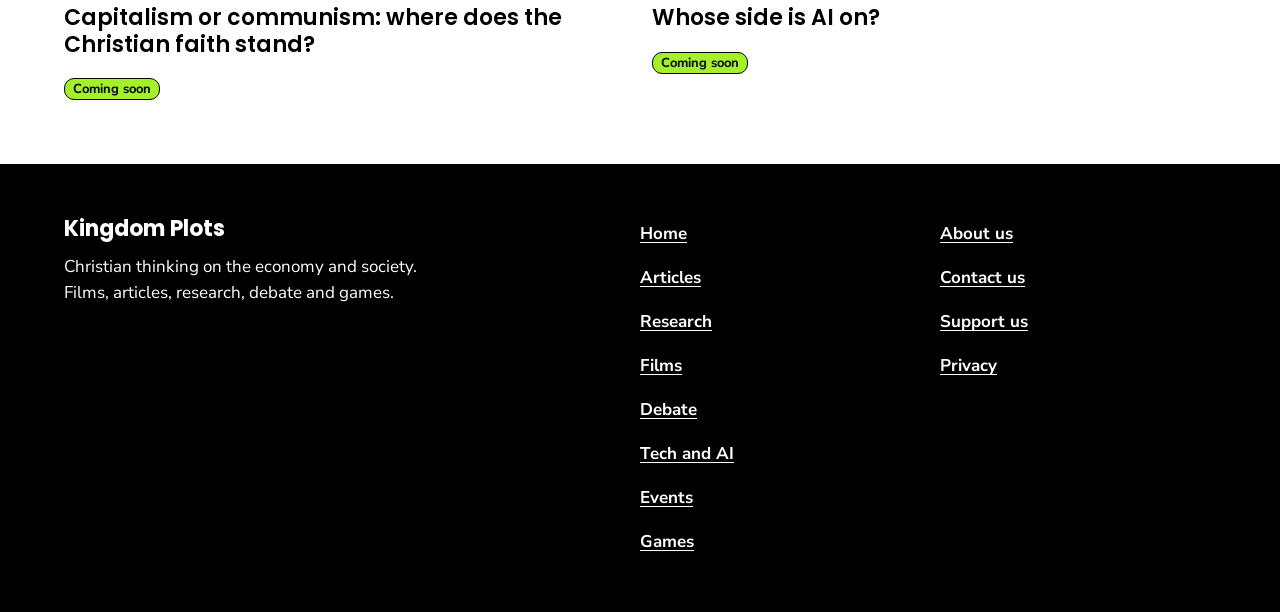
<file: article.html>
<!doctype html>
<html lang="en-GB">
<head>
<meta charset="utf-8">
<meta name="viewport" content="width=device-width, initial-scale=1">
<title>Christian Singles Survey report | Kingdom Plots</title>
<meta name="description" content="Christian singles told us how they date, what they look for and what money has to do with it.">
<link rel="canonical" href="https://www.kingdomplots.com/article.html">
<meta property="og:type" content="article">
<meta property="og:title" content="Christian Singles Survey report">
<meta property="og:description" content="Christian singles told us how they date, what they look for and what money has to do with it.">
<meta property="og:url" content="https://www.kingdomplots.com/article.html">
<meta property="og:image" content="https://www.kingdomplots.com/images/logo.png">
<meta name="theme-color" content="#000000">
<link rel="icon" href="/favicon.ico" sizes="48x48">
<link rel="icon" type="image/png" sizes="192x192" href="/images/icon-192.png">
<link rel="apple-touch-icon" href="/images/apple-touch-icon.png">
<link rel="manifest" href="/site.webmanifest">
<link rel="preconnect" href="https://fonts.googleapis.com">
<link rel="preconnect" href="https://fonts.gstatic.com" crossorigin>
<link rel="stylesheet" href="https://fonts.googleapis.com/css2?family=Poppins:wght@600;700&family=Nunito+Sans:wght@400;600;700&display=swap">
<link rel="stylesheet" href="/css/styles.css">
</head>
<body>
<a class="skip-link" href="#main">Skip to content</a>

<header class="site-header">
  <div class="container site-header__inner">
    <a class="brand" href="/"><img src="/images/logo.png" alt="" width="58" height="58">Kingdom Plots</a>
    <nav class="site-nav" aria-label="Sections">
      <a href="/">Home</a>
      <a href="/articles.html" aria-current="page">Articles</a>
      <a href="/research.html">Research</a>
      <a href="/films.html">Films</a>
      <a href="/debate.html">Debate</a>
      <a href="/tech.html">Tech and AI</a>
      <a href="/events.html">Events</a>
      <a href="/about.html">About</a>
    </nav>
    <a class="button button--green" href="https://www.kingdomplotsgames.com">Play the games</a>
  </div>
</header>

<main id="main">
<article class="article">
  <div class="topic">Family and society</div>
  <h1>Christian Singles Survey report</h1>
  <p class="standfirst">Christian singles told us how they date, what they look for and what money has to do with it.</p>
  <div class="article__byline">By Kingdom Plots</div>
  <img class="photo ratio-16x9" src="/images/picture-01-v2.webp" srcset="/images/picture-01-v2-sm.webp 320w, /images/picture-01-v2.webp 1200w" sizes="(min-width: 1000px) 600px, 100vw" width="1200" height="675" alt="A young woman and a young man smiling as they talk over coffee and a Bible at a church café evening for Christian singles" fetchpriority="high" decoding="async">

  <div class="study study--dark">
    <div class="study__number">2,381</div>
    <p>Christian singles answered the survey.</p>
  </div>

  <div class="button-row report-actions">
    <a class="button button--green" href="/downloads/christian-singles-survey-report-v2.pdf" download>Download the full report (PDF)</a>
    <a class="button button--black" href="https://www.kingdomplotsgames.com">Play the games</a>
    <a class="button button--black" href="https://www.kingdomplotsgames.com/support">Give and contribute</a>
  </div>

  <h2>Who took part</h2>
  <p>2,381 people answered an anonymous online survey: 1,808 women and 573 men. 1,642 live in Nigeria and 739 abroad, mostly in the USA and Canada, the UK and Ireland, and other African countries. Most are in their late twenties and almost all have never been married.</p>
  <p>The survey asked about money, virginity and the past, looks, character, faith and church, meeting people, timing, and life after children or a first marriage. People chose to take part, mostly through social media, so the results describe them rather than every Christian single.</p>

  <h2>What we found</h2>
  <ul class="findings">
    <li><strong>Readiness, not interest, is the bottleneck.</strong> Only 23% of women and 20% of men say they are financially ready for marriage.</li>
    <li><strong>“Ready” means different things.</strong> 86% of women say it means both earning and building together, yet 51% want a partner who earns more than them.</li>
    <li><strong>Age softens almost every rule.</strong> Virginity, children, previous marriages and looks matter less to women with age.</li>
    <li><strong>Grace for the past, firm on the future.</strong> Most women care that he lives for God now and will wait, not about his past. Men are stricter about the past, especially when young.</li>
    <li><strong>Everyone agrees on anger.</strong> A bad temper is the one near-universal dealbreaker.</li>
    <li><strong>Shyness and the wrong rooms.</strong> Half of everyone is shy, most have never used a dating app, and many churches are not helping single members meet.</li>
    <li><strong>Abroad and home need each other.</strong> Readiness is higher abroad; willingness to relocate is higher at home.</li>
  </ul>


  <h2>The biggest lever</h2>
  <p>86% of women say “ready” means both earning and building together. If more men believed that is enough, and more women held to it, many more marriages would happen.</p>
  <p>The full report takes each theme in turn, with figures for women and men, by age and by where people live. <a href="/downloads/christian-singles-survey-report-v2.pdf" download>Download the full report (PDF, 12 MB)</a>.</p>

  <section class="panel panel--dark" aria-labelledby="play-title">
    <div>
      <h2 id="play-title">Now play it</h2>
      <p>Quizzes, word searches and Bible journeys. Free to play.</p>
    </div>
    <a class="button button--green" href="https://www.kingdomplotsgames.com">Play the games</a>
  </section>
</article>

<section class="section rule-top" aria-labelledby="next-title">
  <div class="container">
    <h2 id="next-title" class="section-title section-title--spaced">Coming soon</h2>
    <div class="grid grid--2">
      <div class="read-next">
        <img class="photo ratio-16x10" src="/images/picture-02.webp" srcset="/images/picture-02-sm.webp 320w, /images/picture-02.webp 1200w" sizes="(min-width: 1000px) 600px, 100vw" width="1200" height="750" alt="Business people and workers pull a rope in a tug of war while two Christians kneel in prayer over a glowing Bible between them" loading="lazy" decoding="async">
        <div class="topic">Government and nations</div>
        <div class="read-next__title">Capitalism or communism: where does the Christian faith stand?</div>
        <p class="soon soon--small">Coming soon</p>
      </div>
      <div class="read-next">
        <img class="photo ratio-16x10" src="/images/picture-06.webp" srcset="/images/picture-06-sm.webp 320w, /images/picture-06.webp 1200w" sizes="(min-width: 1000px) 600px, 100vw" width="1200" height="750" alt="A young man holding a Bible looks up at a giant figure of green light offering its hand on a rainy city street" loading="lazy" decoding="async">
        <div class="topic">Work and business</div>
        <div class="read-next__title">Whose side is AI on?</div>
        <p class="soon soon--small">Coming soon</p>
      </div>
    </div>
  </div>
</section>
</main>

<footer class="site-footer">
  <div class="container site-footer__inner">
    <div class="site-footer__about">
      <div class="site-footer__name">Kingdom Plots</div>
      <p>Christian thinking on the economy and society. Films, articles, research, debate and games.</p>
    </div>
    <nav aria-label="Footer sections">
      <a href="/">Home</a>
      <a href="/articles.html">Articles</a>
      <a href="/research.html">Research</a>
      <a href="/films.html">Films</a>
      <a href="/debate.html">Debate</a>
      <a href="/tech.html">Tech and AI</a>
      <a href="/events.html">Events</a>
      <a href="https://www.kingdomplotsgames.com">Games</a>
    </nav>
    <nav aria-label="Company">
      <a href="/about.html">About us</a>
      <a href="mailto:hello@kingdomplotsgames.com">Contact us</a>
      <a href="https://www.kingdomplotsgames.com/support">Support us</a>
      <a href="/privacy.html">Privacy</a>
    </nav>
  </div>
</footer>
</body>
</html>
</file>
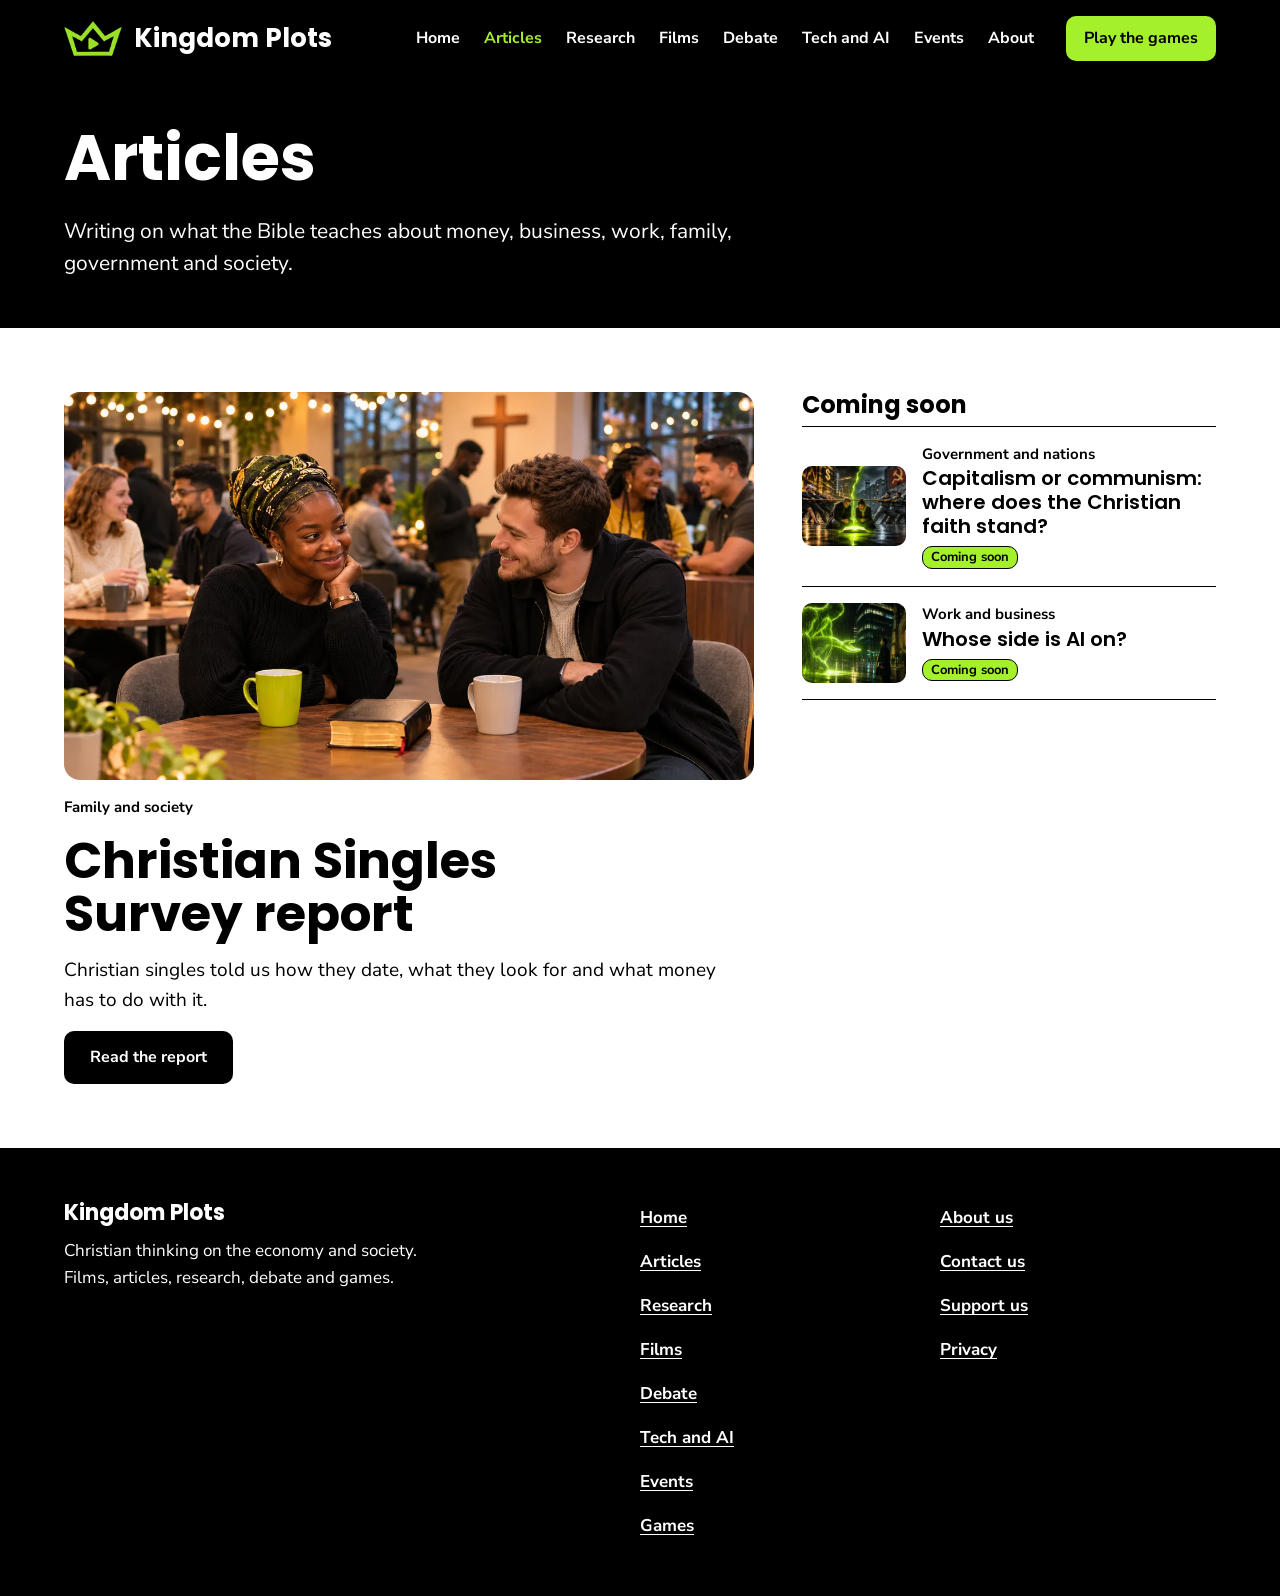
<file: articles.html>
<!doctype html>
<html lang="en-GB">
<head>
<meta charset="utf-8">
<meta name="viewport" content="width=device-width, initial-scale=1">
<title>Articles | Kingdom Plots</title>
<meta name="description" content="Writing on what the Bible teaches about money, business, work, family, government and society.">
<link rel="canonical" href="https://www.kingdomplots.com/articles.html">
<meta property="og:type" content="website">
<meta property="og:title" content="Articles | Kingdom Plots">
<meta property="og:description" content="Writing on what the Bible teaches about money, business, work, family, government and society.">
<meta property="og:url" content="https://www.kingdomplots.com/articles.html">
<meta property="og:image" content="https://www.kingdomplots.com/images/logo.png">
<meta name="theme-color" content="#000000">
<link rel="icon" href="/favicon.ico" sizes="48x48">
<link rel="icon" type="image/png" sizes="192x192" href="/images/icon-192.png">
<link rel="apple-touch-icon" href="/images/apple-touch-icon.png">
<link rel="manifest" href="/site.webmanifest">
<link rel="preconnect" href="https://fonts.googleapis.com">
<link rel="preconnect" href="https://fonts.gstatic.com" crossorigin>
<link rel="stylesheet" href="https://fonts.googleapis.com/css2?family=Poppins:wght@600;700&family=Nunito+Sans:wght@400;600;700&display=swap">
<link rel="stylesheet" href="/css/styles.css">
</head>
<body>
<a class="skip-link" href="#main">Skip to content</a>

<header class="site-header">
  <div class="container site-header__inner">
    <a class="brand" href="/"><img src="/images/logo.png" alt="" width="58" height="58">Kingdom Plots</a>
    <nav class="site-nav" aria-label="Sections">
      <a href="/">Home</a>
      <a href="/articles.html" aria-current="page">Articles</a>
      <a href="/research.html">Research</a>
      <a href="/films.html">Films</a>
      <a href="/debate.html">Debate</a>
      <a href="/tech.html">Tech and AI</a>
      <a href="/events.html">Events</a>
      <a href="/about.html">About</a>
    </nav>
    <a class="button button--green" href="https://www.kingdomplotsgames.com">Play the games</a>
  </div>
</header>

<main id="main">
<section class="theme-dark hero hero--page" aria-labelledby="page-title">
  <div class="container">
    <h1 id="page-title">Articles</h1>
    <p class="lead measure">Writing on what the Bible teaches about money, business, work, family, government and society.</p>
  </div>
</section>

<section class="section" aria-label="All articles">
  <div class="container articles">
    <div class="articles__lead">
      <img class="photo ratio-16x9" src="/images/picture-01-v2.webp" srcset="/images/picture-01-v2-sm.webp 320w, /images/picture-01-v2.webp 1200w" sizes="(min-width: 1000px) 600px, 100vw" width="1200" height="675" alt="A young woman and a young man smiling as they talk over coffee and a Bible at a church café evening for Christian singles" fetchpriority="high" decoding="async">
      <div class="topic">Family and society</div>
      <h2>Christian Singles Survey report</h2>
      <p>Christian singles told us how they date, what they look for and what money has to do with it.</p>
      <div><a class="button button--black" href="/article.html">Read the report</a></div>
    </div>
    <div class="articles__more">
      <h2>Coming soon</h2>
      <div class="article-row">
        <img class="photo photo--thumb" src="/images/picture-02.webp" srcset="/images/picture-02-sm.webp 320w, /images/picture-02.webp 1200w" sizes="104px" width="1200" height="750" alt="Business people and workers pull a rope in a tug of war while two Christians kneel in prayer over a glowing Bible between them" loading="lazy" decoding="async">
        <div class="article-row__body"><div class="topic">Government and nations</div><div class="article-row__title">Capitalism or communism: where does the Christian faith stand?</div><p class="soon soon--small">Coming soon</p></div>
      </div>
      <div class="article-row">
        <img class="photo photo--thumb" src="/images/picture-06.webp" srcset="/images/picture-06-sm.webp 320w, /images/picture-06.webp 1200w" sizes="104px" width="1200" height="750" alt="A young man holding a Bible looks up at a giant figure of green light offering its hand on a rainy city street" loading="lazy" decoding="async">
        <div class="article-row__body"><div class="topic">Work and business</div><div class="article-row__title">Whose side is AI on?</div><p class="soon soon--small">Coming soon</p></div>
      </div>
    </div>
  </div>
</section>
</main>

<footer class="site-footer">
  <div class="container site-footer__inner">
    <div class="site-footer__about">
      <div class="site-footer__name">Kingdom Plots</div>
      <p>Christian thinking on the economy and society. Films, articles, research, debate and games.</p>
    </div>
    <nav aria-label="Footer sections">
      <a href="/">Home</a>
      <a href="/articles.html">Articles</a>
      <a href="/research.html">Research</a>
      <a href="/films.html">Films</a>
      <a href="/debate.html">Debate</a>
      <a href="/tech.html">Tech and AI</a>
      <a href="/events.html">Events</a>
      <a href="https://www.kingdomplotsgames.com">Games</a>
    </nav>
    <nav aria-label="Company">
      <a href="/about.html">About us</a>
      <a href="mailto:hello@kingdomplotsgames.com">Contact us</a>
      <a href="https://www.kingdomplotsgames.com/support">Support us</a>
      <a href="/privacy.html">Privacy</a>
    </nav>
  </div>
</footer>
</body>
</html>
</file>
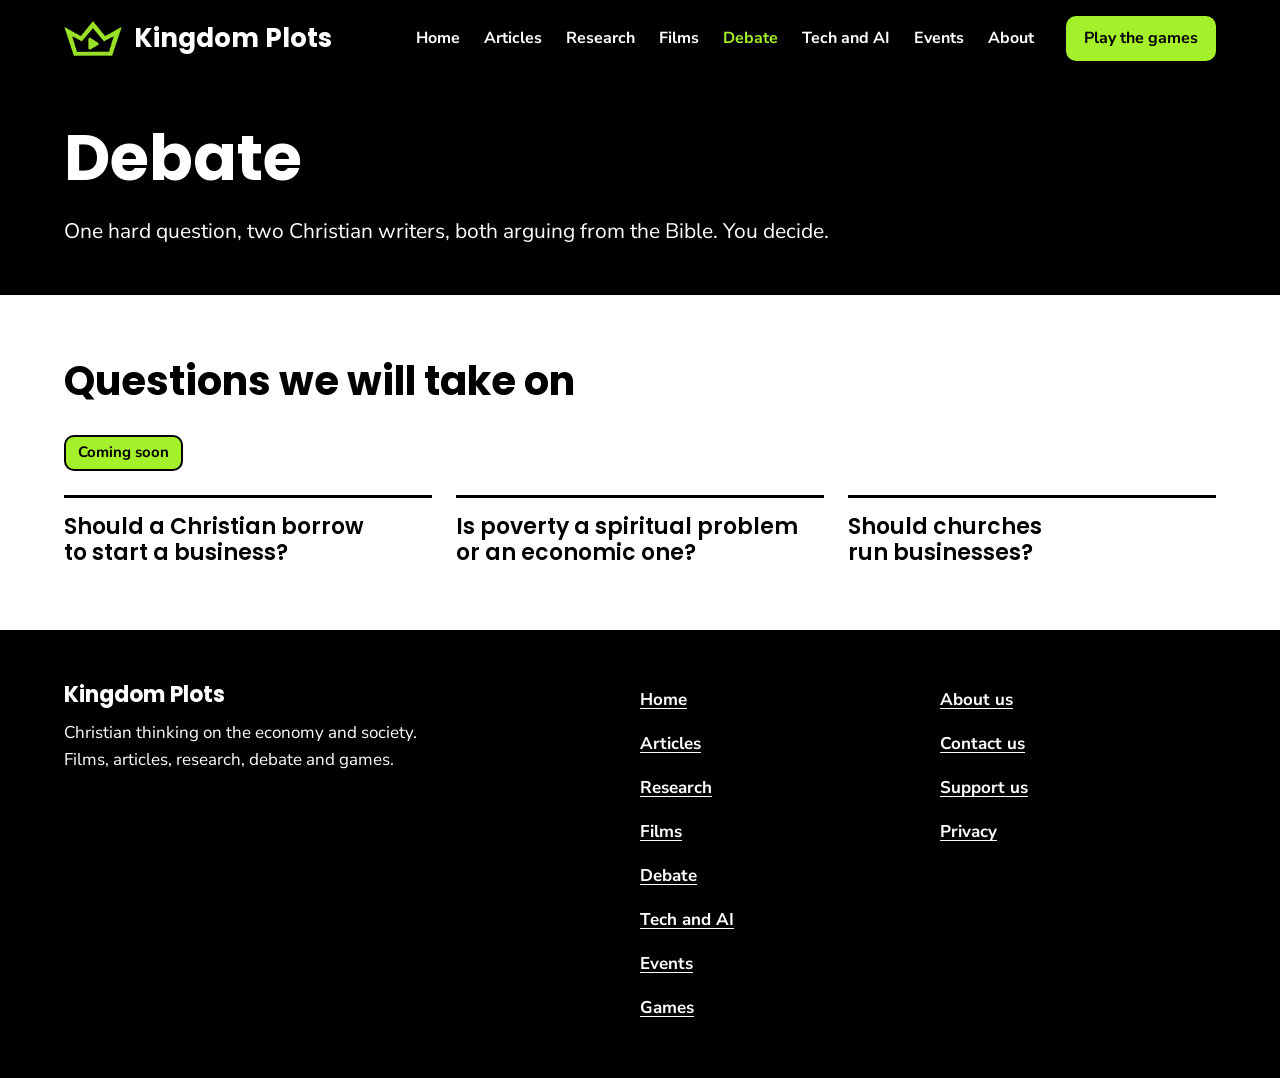
<file: debate.html>
<!doctype html>
<html lang="en-GB">
<head>
<meta charset="utf-8">
<meta name="viewport" content="width=device-width, initial-scale=1">
<title>Debate | Kingdom Plots</title>
<meta name="description" content="One hard question, two Christian writers, both arguing from the Bible. You decide.">
<link rel="canonical" href="https://www.kingdomplots.com/debate.html">
<meta property="og:type" content="website">
<meta property="og:title" content="Debate | Kingdom Plots">
<meta property="og:description" content="One hard question, two Christian writers, both arguing from the Bible. You decide.">
<meta property="og:url" content="https://www.kingdomplots.com/debate.html">
<meta property="og:image" content="https://www.kingdomplots.com/images/logo.png">
<meta name="theme-color" content="#000000">
<link rel="icon" href="/favicon.ico" sizes="48x48">
<link rel="icon" type="image/png" sizes="192x192" href="/images/icon-192.png">
<link rel="apple-touch-icon" href="/images/apple-touch-icon.png">
<link rel="manifest" href="/site.webmanifest">
<link rel="preconnect" href="https://fonts.googleapis.com">
<link rel="preconnect" href="https://fonts.gstatic.com" crossorigin>
<link rel="stylesheet" href="https://fonts.googleapis.com/css2?family=Poppins:wght@600;700&family=Nunito+Sans:wght@400;600;700&display=swap">
<link rel="stylesheet" href="/css/styles.css">
</head>
<body>
<a class="skip-link" href="#main">Skip to content</a>

<header class="site-header">
  <div class="container site-header__inner">
    <a class="brand" href="/"><img src="/images/logo.png" alt="" width="58" height="58">Kingdom Plots</a>
    <nav class="site-nav" aria-label="Sections">
      <a href="/">Home</a>
      <a href="/articles.html">Articles</a>
      <a href="/research.html">Research</a>
      <a href="/films.html">Films</a>
      <a href="/debate.html" aria-current="page">Debate</a>
      <a href="/tech.html">Tech and AI</a>
      <a href="/events.html">Events</a>
      <a href="/about.html">About</a>
    </nav>
    <a class="button button--green" href="https://www.kingdomplotsgames.com">Play the games</a>
  </div>
</header>

<main id="main">
<section class="theme-dark hero hero--page" aria-labelledby="page-title">
  <div class="container">
    <h1 id="page-title">Debate</h1>
    <p class="lead measure">One hard question, two Christian writers, both arguing from the Bible. You decide.</p>
  </div>
</section>

<section class="section" aria-labelledby="questions-title">
  <div class="container">
    <h2 id="questions-title" class="section-title section-title--spaced">Questions we will take on</h2>
    <p class="soon">Coming soon</p>
    <div class="grid grid--3 questions--light">
      <h3 class="question">Should a Christian borrow to start a business?</h3>
      <h3 class="question">Is poverty a spiritual problem or an economic one?</h3>
      <h3 class="question">Should churches run businesses?</h3>
    </div>
  </div>
</section>
</main>

<footer class="site-footer">
  <div class="container site-footer__inner">
    <div class="site-footer__about">
      <div class="site-footer__name">Kingdom Plots</div>
      <p>Christian thinking on the economy and society. Films, articles, research, debate and games.</p>
    </div>
    <nav aria-label="Footer sections">
      <a href="/">Home</a>
      <a href="/articles.html">Articles</a>
      <a href="/research.html">Research</a>
      <a href="/films.html">Films</a>
      <a href="/debate.html">Debate</a>
      <a href="/tech.html">Tech and AI</a>
      <a href="/events.html">Events</a>
      <a href="https://www.kingdomplotsgames.com">Games</a>
    </nav>
    <nav aria-label="Company">
      <a href="/about.html">About us</a>
      <a href="mailto:hello@kingdomplotsgames.com">Contact us</a>
      <a href="https://www.kingdomplotsgames.com/support">Support us</a>
      <a href="/privacy.html">Privacy</a>
    </nav>
  </div>
</footer>
</body>
</html>
</file>
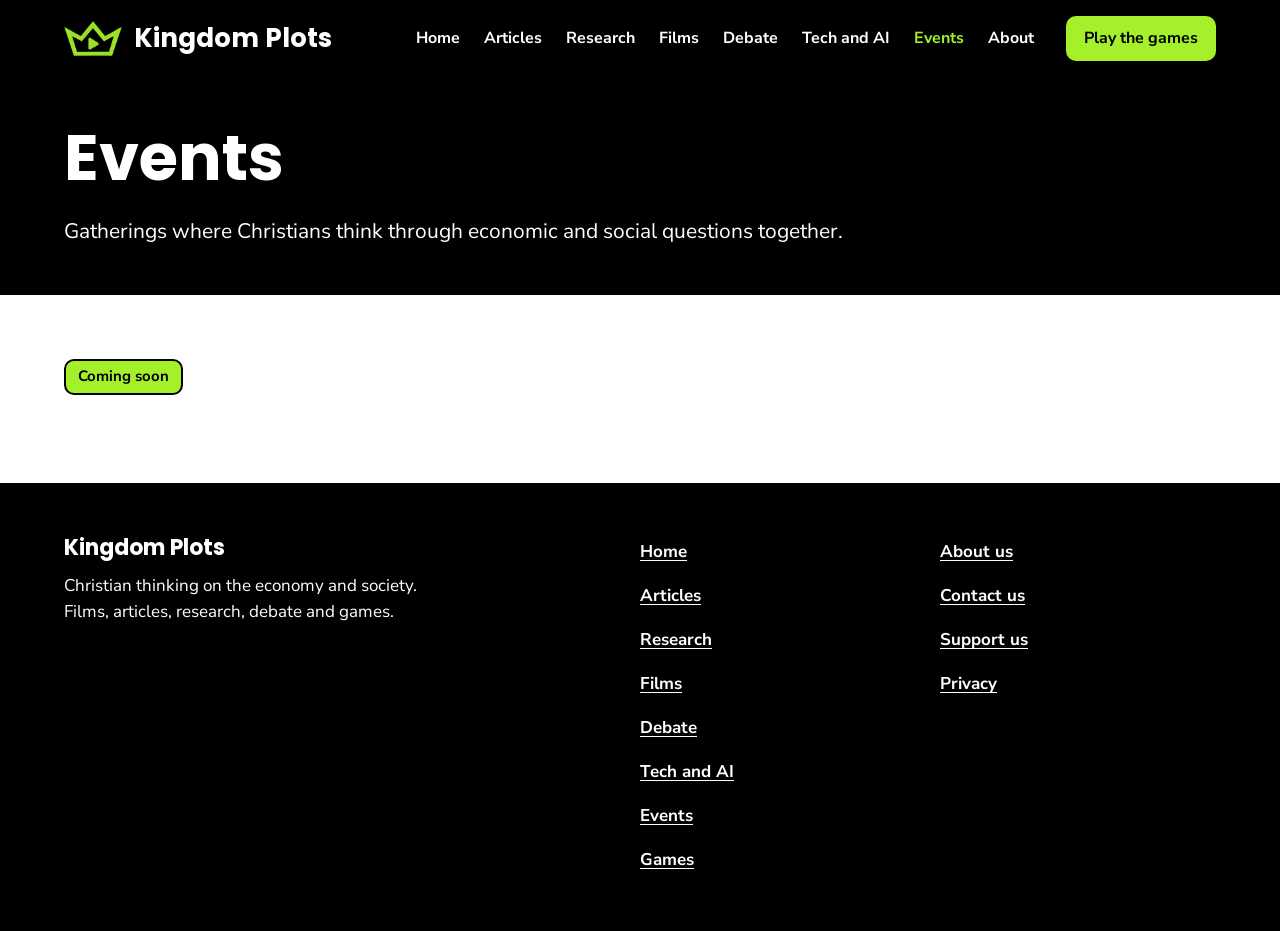
<file: events.html>
<!doctype html>
<html lang="en-GB">
<head>
<meta charset="utf-8">
<meta name="viewport" content="width=device-width, initial-scale=1">
<title>Events | Kingdom Plots</title>
<meta name="description" content="Kingdom Plots events.">
<link rel="canonical" href="https://www.kingdomplots.com/events.html">
<meta property="og:type" content="website">
<meta property="og:title" content="Events | Kingdom Plots">
<meta property="og:description" content="Kingdom Plots events.">
<meta property="og:url" content="https://www.kingdomplots.com/events.html">
<meta property="og:image" content="https://www.kingdomplots.com/images/logo.png">
<meta name="theme-color" content="#000000">
<link rel="icon" href="/favicon.ico" sizes="48x48">
<link rel="icon" type="image/png" sizes="192x192" href="/images/icon-192.png">
<link rel="apple-touch-icon" href="/images/apple-touch-icon.png">
<link rel="manifest" href="/site.webmanifest">
<link rel="preconnect" href="https://fonts.googleapis.com">
<link rel="preconnect" href="https://fonts.gstatic.com" crossorigin>
<link rel="stylesheet" href="https://fonts.googleapis.com/css2?family=Poppins:wght@600;700&family=Nunito+Sans:wght@400;600;700&display=swap">
<link rel="stylesheet" href="/css/styles.css">
</head>
<body>
<a class="skip-link" href="#main">Skip to content</a>

<header class="site-header">
  <div class="container site-header__inner">
    <a class="brand" href="/"><img src="/images/logo.png" alt="" width="58" height="58">Kingdom Plots</a>
    <nav class="site-nav" aria-label="Sections">
      <a href="/">Home</a>
      <a href="/articles.html">Articles</a>
      <a href="/research.html">Research</a>
      <a href="/films.html">Films</a>
      <a href="/debate.html">Debate</a>
      <a href="/tech.html">Tech and AI</a>
      <a href="/events.html" aria-current="page">Events</a>
      <a href="/about.html">About</a>
    </nav>
    <a class="button button--green" href="https://www.kingdomplotsgames.com">Play the games</a>
  </div>
</header>

<main id="main">
<section class="theme-dark hero hero--page" aria-labelledby="page-title">
  <div class="container">
    <h1 id="page-title">Events</h1>
    <p class="lead measure">Gatherings where Christians think through economic and social questions together.</p>
  </div>
</section>

<section class="section" aria-label="Events">
  <div class="container">
    <p class="soon">Coming soon</p>
  </div>
</section>
</main>

<footer class="site-footer">
  <div class="container site-footer__inner">
    <div class="site-footer__about">
      <div class="site-footer__name">Kingdom Plots</div>
      <p>Christian thinking on the economy and society. Films, articles, research, debate and games.</p>
    </div>
    <nav aria-label="Footer sections">
      <a href="/">Home</a>
      <a href="/articles.html">Articles</a>
      <a href="/research.html">Research</a>
      <a href="/films.html">Films</a>
      <a href="/debate.html">Debate</a>
      <a href="/tech.html">Tech and AI</a>
      <a href="/events.html">Events</a>
      <a href="https://www.kingdomplotsgames.com">Games</a>
    </nav>
    <nav aria-label="Company">
      <a href="/about.html">About us</a>
      <a href="mailto:hello@kingdomplotsgames.com">Contact us</a>
      <a href="https://www.kingdomplotsgames.com/support">Support us</a>
      <a href="/privacy.html">Privacy</a>
    </nav>
  </div>
</footer>
</body>
</html>
</file>
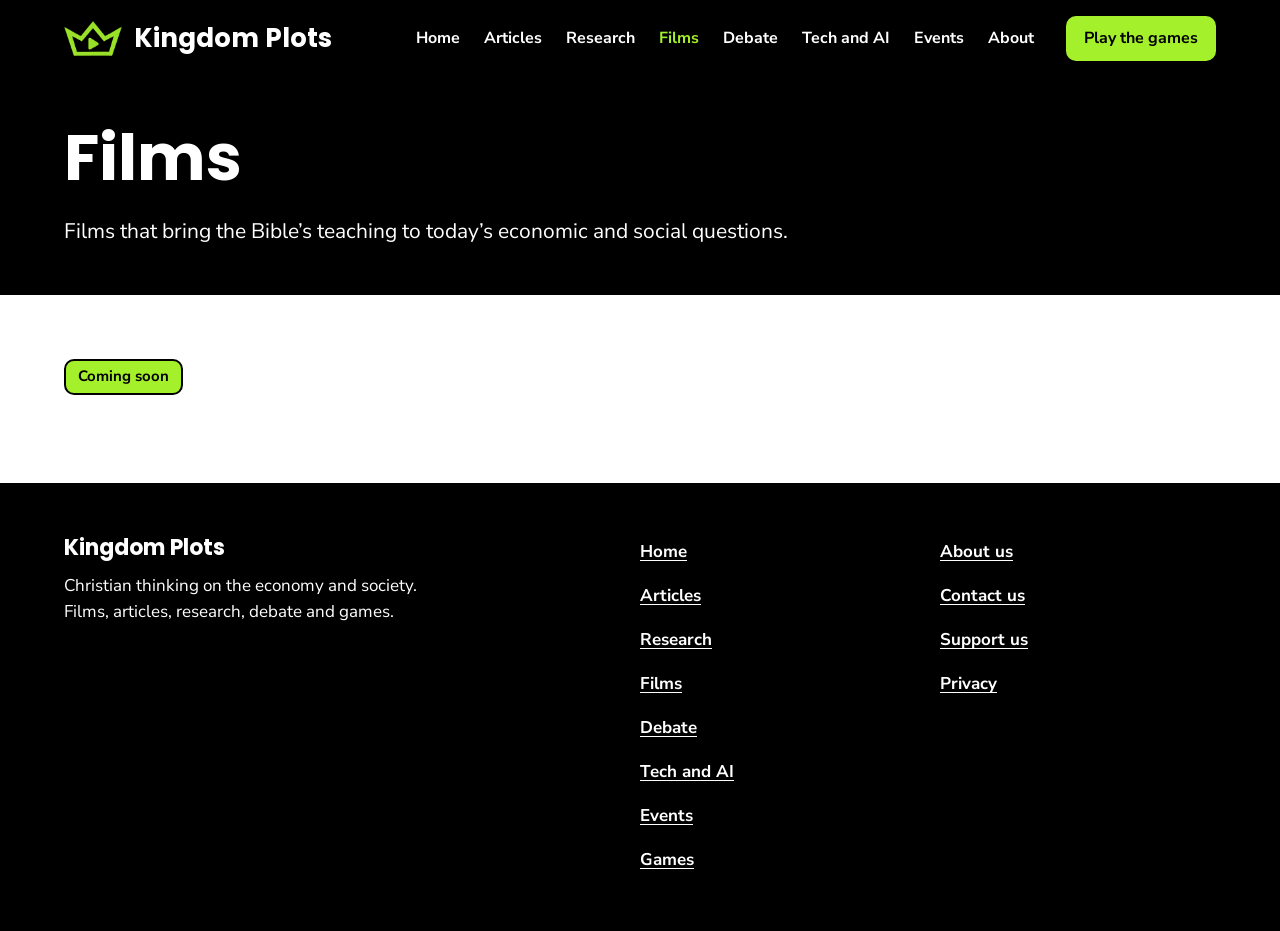
<file: films.html>
<!doctype html>
<html lang="en-GB">
<head>
<meta charset="utf-8">
<meta name="viewport" content="width=device-width, initial-scale=1">
<title>Films | Kingdom Plots</title>
<meta name="description" content="Films that bring the Bible’s teaching to today’s economic and social questions.">
<link rel="canonical" href="https://www.kingdomplots.com/films.html">
<meta property="og:type" content="website">
<meta property="og:title" content="Films | Kingdom Plots">
<meta property="og:description" content="Films that bring the Bible’s teaching to today’s economic and social questions.">
<meta property="og:url" content="https://www.kingdomplots.com/films.html">
<meta property="og:image" content="https://www.kingdomplots.com/images/logo.png">
<meta name="theme-color" content="#000000">
<link rel="icon" href="/favicon.ico" sizes="48x48">
<link rel="icon" type="image/png" sizes="192x192" href="/images/icon-192.png">
<link rel="apple-touch-icon" href="/images/apple-touch-icon.png">
<link rel="manifest" href="/site.webmanifest">
<link rel="preconnect" href="https://fonts.googleapis.com">
<link rel="preconnect" href="https://fonts.gstatic.com" crossorigin>
<link rel="stylesheet" href="https://fonts.googleapis.com/css2?family=Poppins:wght@600;700&family=Nunito+Sans:wght@400;600;700&display=swap">
<link rel="stylesheet" href="/css/styles.css">
</head>
<body>
<a class="skip-link" href="#main">Skip to content</a>

<header class="site-header">
  <div class="container site-header__inner">
    <a class="brand" href="/"><img src="/images/logo.png" alt="" width="58" height="58">Kingdom Plots</a>
    <nav class="site-nav" aria-label="Sections">
      <a href="/">Home</a>
      <a href="/articles.html">Articles</a>
      <a href="/research.html">Research</a>
      <a href="/films.html" aria-current="page">Films</a>
      <a href="/debate.html">Debate</a>
      <a href="/tech.html">Tech and AI</a>
      <a href="/events.html">Events</a>
      <a href="/about.html">About</a>
    </nav>
    <a class="button button--green" href="https://www.kingdomplotsgames.com">Play the games</a>
  </div>
</header>

<main id="main">
<section class="theme-dark hero hero--page" aria-labelledby="page-title">
  <div class="container">
    <h1 id="page-title">Films</h1>
    <p class="lead measure">Films that bring the Bible’s teaching to today’s economic and social questions.</p>
  </div>
</section>

<section class="section" aria-label="Films">
  <div class="container">
    <p class="soon">Coming soon</p>
  </div>
</section>
</main>

<footer class="site-footer">
  <div class="container site-footer__inner">
    <div class="site-footer__about">
      <div class="site-footer__name">Kingdom Plots</div>
      <p>Christian thinking on the economy and society. Films, articles, research, debate and games.</p>
    </div>
    <nav aria-label="Footer sections">
      <a href="/">Home</a>
      <a href="/articles.html">Articles</a>
      <a href="/research.html">Research</a>
      <a href="/films.html">Films</a>
      <a href="/debate.html">Debate</a>
      <a href="/tech.html">Tech and AI</a>
      <a href="/events.html">Events</a>
      <a href="https://www.kingdomplotsgames.com">Games</a>
    </nav>
    <nav aria-label="Company">
      <a href="/about.html">About us</a>
      <a href="mailto:hello@kingdomplotsgames.com">Contact us</a>
      <a href="https://www.kingdomplotsgames.com/support">Support us</a>
      <a href="/privacy.html">Privacy</a>
    </nav>
  </div>
</footer>
</body>
</html>
</file>
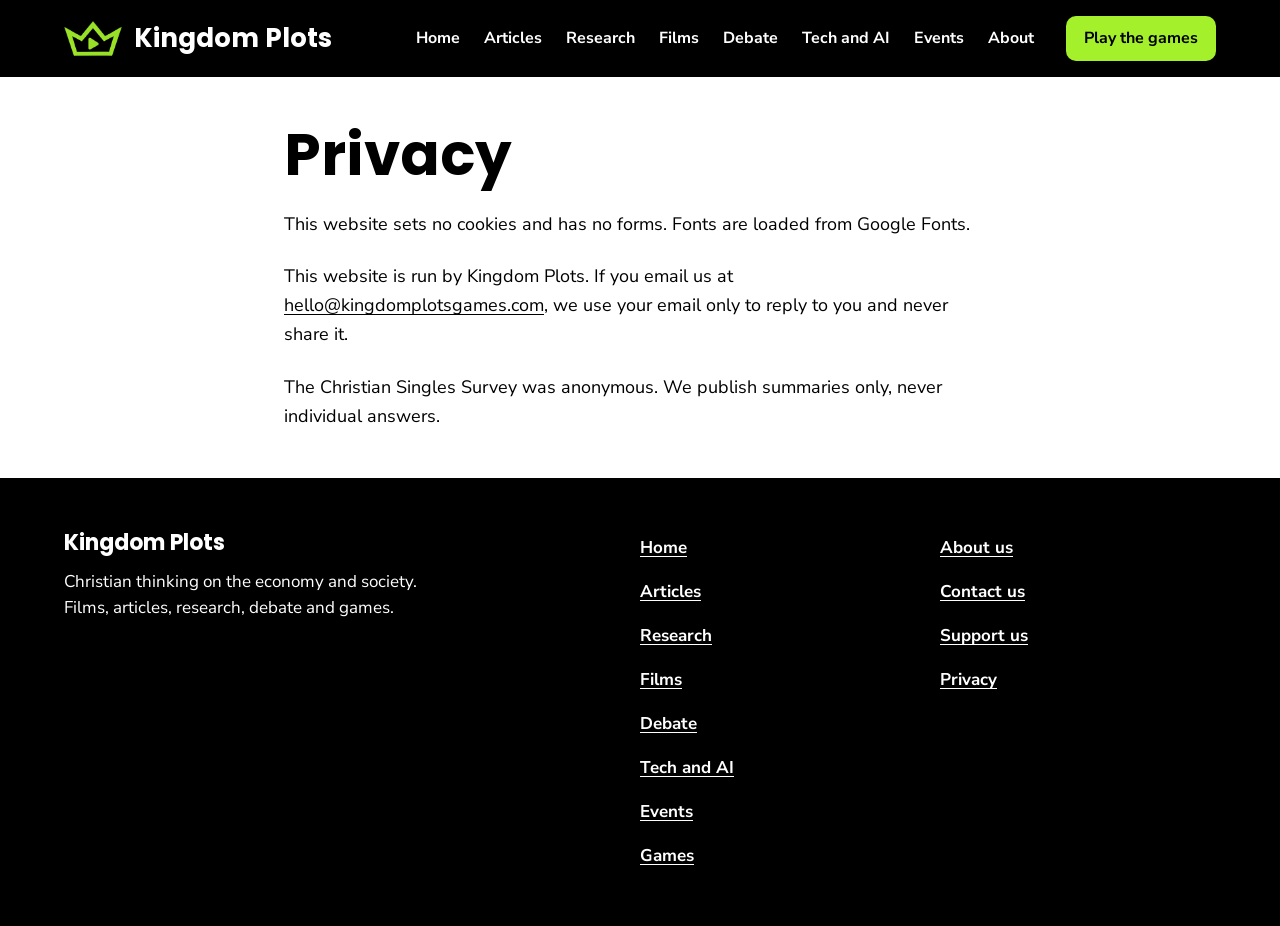
<file: privacy.html>
<!doctype html>
<html lang="en-GB">
<head>
<meta charset="utf-8">
<meta name="viewport" content="width=device-width, initial-scale=1">
<title>Privacy | Kingdom Plots</title>
<meta name="description" content="How Kingdom Plots handles your information.">
<link rel="canonical" href="https://www.kingdomplots.com/privacy.html">
<meta name="theme-color" content="#000000">
<link rel="icon" href="/favicon.ico" sizes="48x48">
<link rel="icon" type="image/png" sizes="192x192" href="/images/icon-192.png">
<link rel="apple-touch-icon" href="/images/apple-touch-icon.png">
<link rel="manifest" href="/site.webmanifest">
<link rel="preconnect" href="https://fonts.googleapis.com">
<link rel="preconnect" href="https://fonts.gstatic.com" crossorigin>
<link rel="stylesheet" href="https://fonts.googleapis.com/css2?family=Poppins:wght@600;700&family=Nunito+Sans:wght@400;600;700&display=swap">
<link rel="stylesheet" href="/css/styles.css">
</head>
<body>
<a class="skip-link" href="#main">Skip to content</a>

<header class="site-header">
  <div class="container site-header__inner">
    <a class="brand" href="/"><img src="/images/logo.png" alt="" width="58" height="58">Kingdom Plots</a>
    <nav class="site-nav" aria-label="Sections">
      <a href="/">Home</a>
      <a href="/articles.html">Articles</a>
      <a href="/research.html">Research</a>
      <a href="/films.html">Films</a>
      <a href="/debate.html">Debate</a>
      <a href="/tech.html">Tech and AI</a>
      <a href="/events.html">Events</a>
      <a href="/about.html">About</a>
    </nav>
    <a class="button button--green" href="https://www.kingdomplotsgames.com">Play the games</a>
  </div>
</header>

<main id="main" class="article">
  <h1>Privacy</h1>
  <p>This website sets no cookies and has no forms. Fonts are loaded from Google Fonts.</p>
  <p>This website is run by Kingdom Plots. If you email us at <a href="mailto:hello@kingdomplotsgames.com">hello@kingdomplotsgames.com</a>, we use your email only to reply to you and never share it.</p>
  <p>The Christian Singles Survey was anonymous. We publish summaries only, never individual answers.</p>
</main>

<footer class="site-footer">
  <div class="container site-footer__inner">
    <div class="site-footer__about">
      <div class="site-footer__name">Kingdom Plots</div>
      <p>Christian thinking on the economy and society. Films, articles, research, debate and games.</p>
    </div>
    <nav aria-label="Footer sections">
      <a href="/">Home</a>
      <a href="/articles.html">Articles</a>
      <a href="/research.html">Research</a>
      <a href="/films.html">Films</a>
      <a href="/debate.html">Debate</a>
      <a href="/tech.html">Tech and AI</a>
      <a href="/events.html">Events</a>
      <a href="https://www.kingdomplotsgames.com">Games</a>
    </nav>
    <nav aria-label="Company">
      <a href="/about.html">About us</a>
      <a href="mailto:hello@kingdomplotsgames.com">Contact us</a>
      <a href="https://www.kingdomplotsgames.com/support">Support us</a>
      <a href="/privacy.html">Privacy</a>
    </nav>
  </div>
</footer>
</body>
</html>
</file>
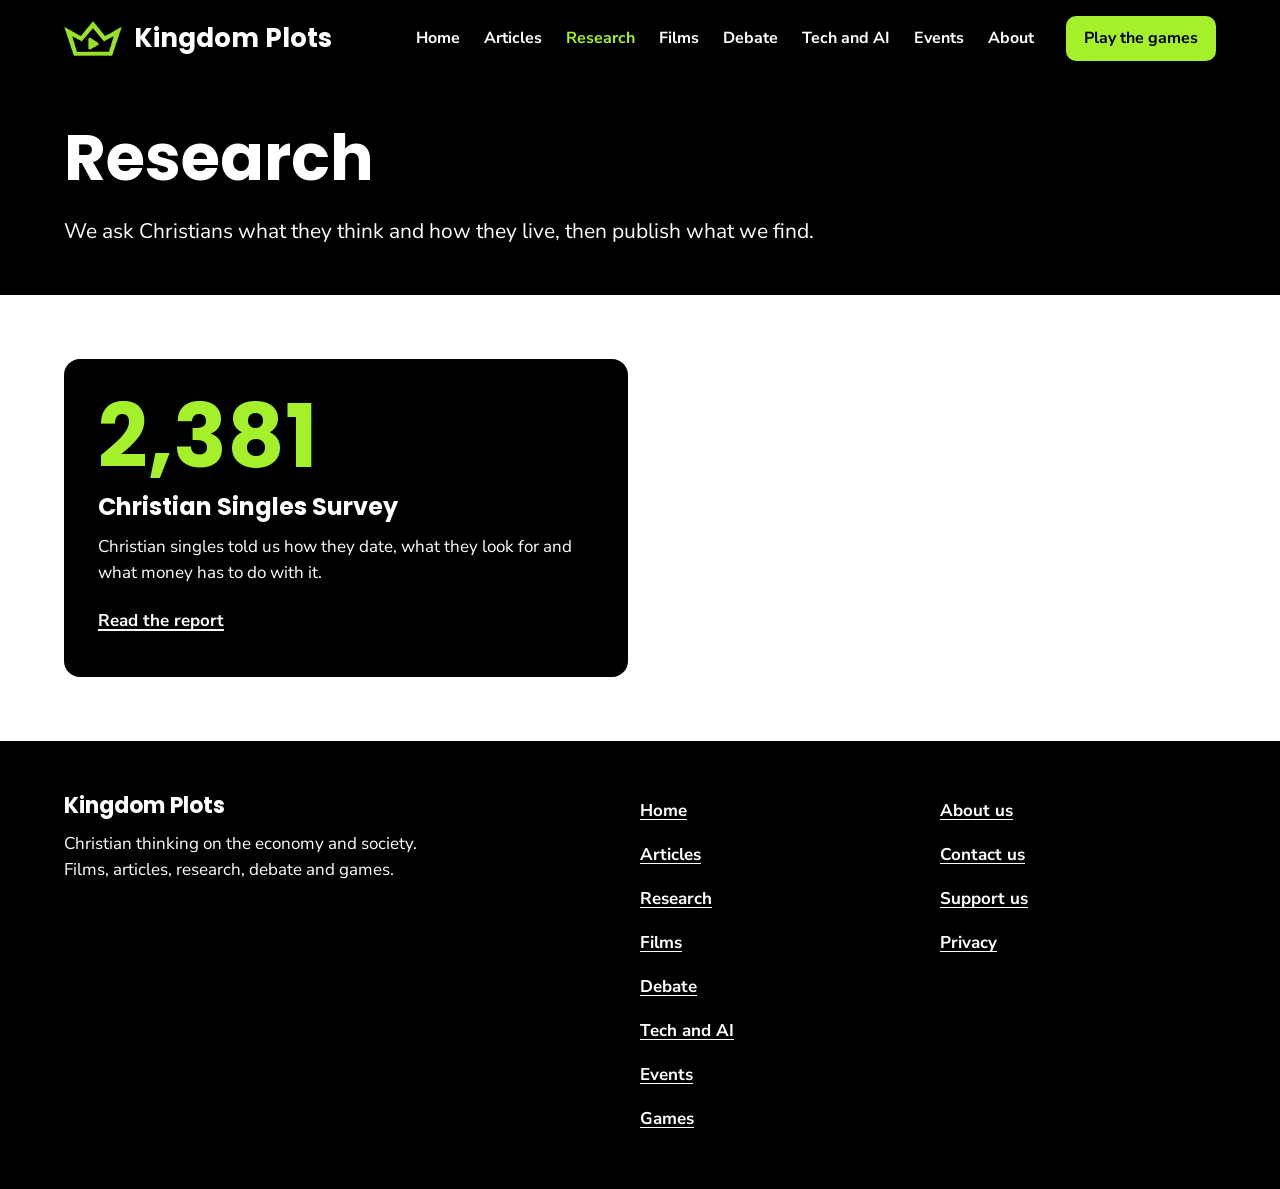
<file: research.html>
<!doctype html>
<html lang="en-GB">
<head>
<meta charset="utf-8">
<meta name="viewport" content="width=device-width, initial-scale=1">
<title>Research | Kingdom Plots</title>
<meta name="description" content="We ask Christians what they think and how they live, then publish what we find.">
<link rel="canonical" href="https://www.kingdomplots.com/research.html">
<meta property="og:type" content="website">
<meta property="og:title" content="Research | Kingdom Plots">
<meta property="og:description" content="We ask Christians what they think and how they live, then publish what we find.">
<meta property="og:url" content="https://www.kingdomplots.com/research.html">
<meta property="og:image" content="https://www.kingdomplots.com/images/logo.png">
<meta name="theme-color" content="#000000">
<link rel="icon" href="/favicon.ico" sizes="48x48">
<link rel="icon" type="image/png" sizes="192x192" href="/images/icon-192.png">
<link rel="apple-touch-icon" href="/images/apple-touch-icon.png">
<link rel="manifest" href="/site.webmanifest">
<link rel="preconnect" href="https://fonts.googleapis.com">
<link rel="preconnect" href="https://fonts.gstatic.com" crossorigin>
<link rel="stylesheet" href="https://fonts.googleapis.com/css2?family=Poppins:wght@600;700&family=Nunito+Sans:wght@400;600;700&display=swap">
<link rel="stylesheet" href="/css/styles.css">
</head>
<body>
<a class="skip-link" href="#main">Skip to content</a>

<header class="site-header">
  <div class="container site-header__inner">
    <a class="brand" href="/"><img src="/images/logo.png" alt="" width="58" height="58">Kingdom Plots</a>
    <nav class="site-nav" aria-label="Sections">
      <a href="/">Home</a>
      <a href="/articles.html">Articles</a>
      <a href="/research.html" aria-current="page">Research</a>
      <a href="/films.html">Films</a>
      <a href="/debate.html">Debate</a>
      <a href="/tech.html">Tech and AI</a>
      <a href="/events.html">Events</a>
      <a href="/about.html">About</a>
    </nav>
    <a class="button button--green" href="https://www.kingdomplotsgames.com">Play the games</a>
  </div>
</header>

<main id="main">
<section class="theme-dark hero hero--page" aria-labelledby="page-title">
  <div class="container">
    <h1 id="page-title">Research</h1>
    <p class="lead measure">We ask Christians what they think and how they live, then publish what we find.</p>
  </div>
</section>

<section class="section" aria-label="Studies">
  <div class="container">
    <div class="grid grid--2">
      <article class="study study--dark">
        <div class="study__number">2,381</div>
        <h3 class="study__title">Christian Singles Survey</h3>
        <p>Christian singles told us how they date, what they look for and what money has to do with it.</p>
        <a class="study__link" href="/article.html">Read the report</a>
      </article>
    </div>
  </div>
</section>
</main>

<footer class="site-footer">
  <div class="container site-footer__inner">
    <div class="site-footer__about">
      <div class="site-footer__name">Kingdom Plots</div>
      <p>Christian thinking on the economy and society. Films, articles, research, debate and games.</p>
    </div>
    <nav aria-label="Footer sections">
      <a href="/">Home</a>
      <a href="/articles.html">Articles</a>
      <a href="/research.html">Research</a>
      <a href="/films.html">Films</a>
      <a href="/debate.html">Debate</a>
      <a href="/tech.html">Tech and AI</a>
      <a href="/events.html">Events</a>
      <a href="https://www.kingdomplotsgames.com">Games</a>
    </nav>
    <nav aria-label="Company">
      <a href="/about.html">About us</a>
      <a href="mailto:hello@kingdomplotsgames.com">Contact us</a>
      <a href="https://www.kingdomplotsgames.com/support">Support us</a>
      <a href="/privacy.html">Privacy</a>
    </nav>
  </div>
</footer>
</body>
</html>
</file>
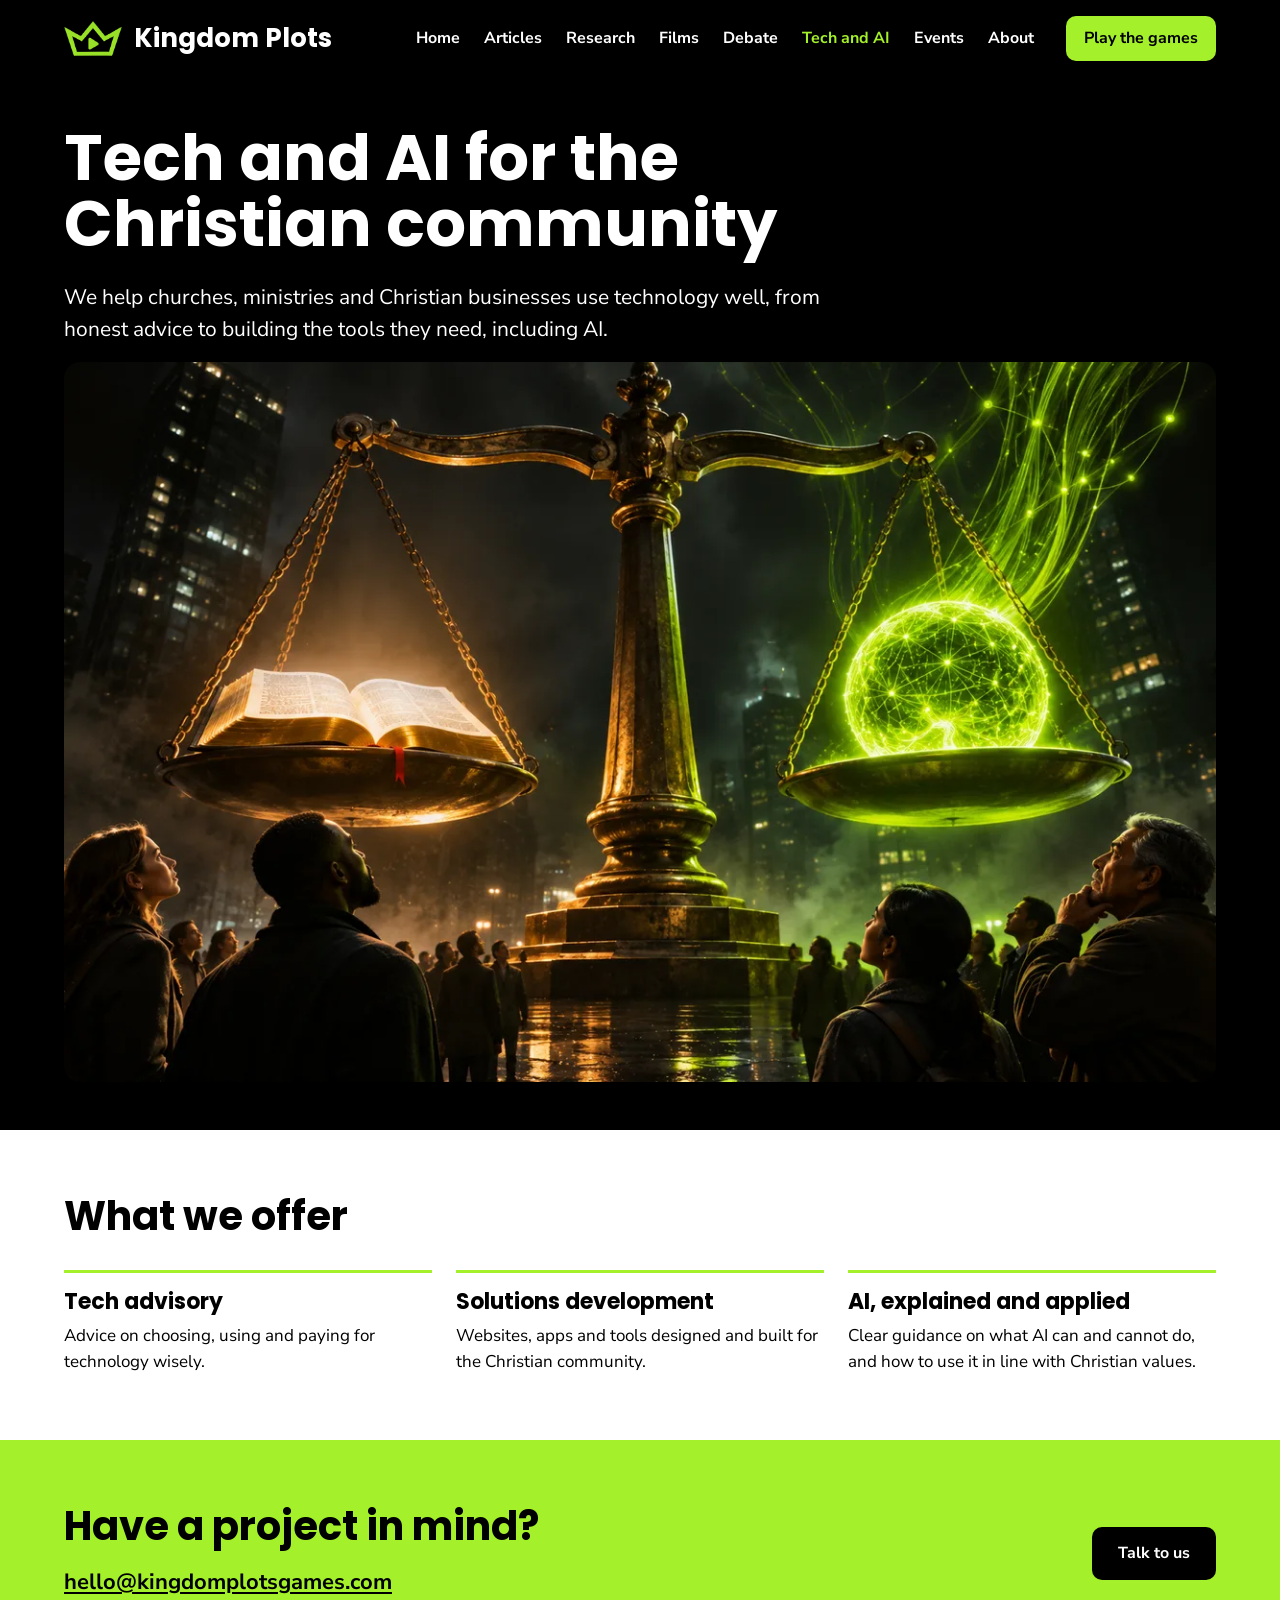
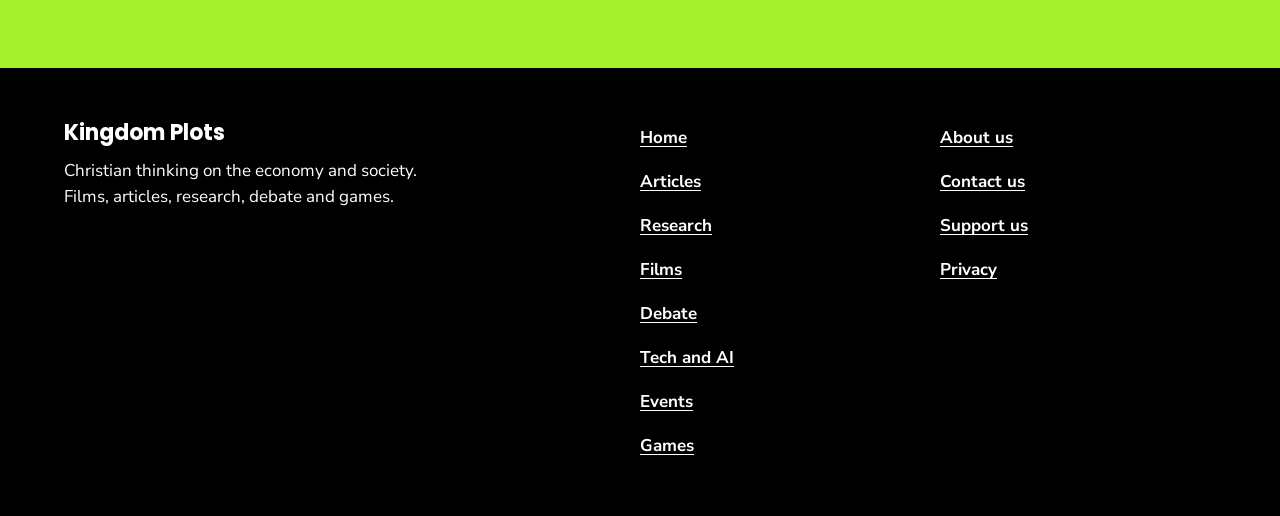
<file: tech.html>
<!doctype html>
<html lang="en-GB">
<head>
<meta charset="utf-8">
<meta name="viewport" content="width=device-width, initial-scale=1">
<title>Tech and AI | Kingdom Plots</title>
<meta name="description" content="We help churches, ministries and Christian businesses use technology well, from honest advice to building the tools they need, including AI.">
<link rel="canonical" href="https://www.kingdomplots.com/tech.html">
<meta property="og:type" content="website">
<meta property="og:title" content="Tech and AI | Kingdom Plots">
<meta property="og:description" content="We help churches, ministries and Christian businesses use technology well, from honest advice to building the tools they need, including AI.">
<meta property="og:url" content="https://www.kingdomplots.com/tech.html">
<meta property="og:image" content="https://www.kingdomplots.com/images/logo.png">
<meta name="theme-color" content="#000000">
<link rel="icon" href="/favicon.ico" sizes="48x48">
<link rel="icon" type="image/png" sizes="192x192" href="/images/icon-192.png">
<link rel="apple-touch-icon" href="/images/apple-touch-icon.png">
<link rel="manifest" href="/site.webmanifest">
<link rel="preconnect" href="https://fonts.googleapis.com">
<link rel="preconnect" href="https://fonts.gstatic.com" crossorigin>
<link rel="stylesheet" href="https://fonts.googleapis.com/css2?family=Poppins:wght@600;700&family=Nunito+Sans:wght@400;600;700&display=swap">
<link rel="stylesheet" href="/css/styles.css">
</head>
<body>
<a class="skip-link" href="#main">Skip to content</a>

<header class="site-header">
  <div class="container site-header__inner">
    <a class="brand" href="/"><img src="/images/logo.png" alt="" width="58" height="58">Kingdom Plots</a>
    <nav class="site-nav" aria-label="Sections">
      <a href="/">Home</a>
      <a href="/articles.html">Articles</a>
      <a href="/research.html">Research</a>
      <a href="/films.html">Films</a>
      <a href="/debate.html">Debate</a>
      <a href="/tech.html" aria-current="page">Tech and AI</a>
      <a href="/events.html">Events</a>
      <a href="/about.html">About</a>
    </nav>
    <a class="button button--green" href="https://www.kingdomplotsgames.com">Play the games</a>
  </div>
</header>

<main id="main">
<section class="theme-dark hero hero--page" aria-labelledby="page-title">
  <div class="container">
    <h1 id="page-title">Tech and AI for the Christian community</h1>
    <p class="lead measure">We help churches, ministries and Christian businesses use technology well, from honest advice to building the tools they need, including AI.</p>
    <img class="photo ratio-16x10" style="margin-top:var(--space-4)" src="/images/picture-07.webp" srcset="/images/picture-07-sm.webp 320w, /images/picture-07.webp 1200w" sizes="(min-width: 1000px) 960px, 100vw" width="1200" height="750" alt="A crowd in a city square looks up at giant scales weighing an open Bible against a glowing green orb of AI" fetchpriority="high" decoding="async">
  </div>
</section>

<section class="section" aria-labelledby="offer-title">
  <div class="container">
    <h2 id="offer-title" class="section-title section-title--spaced">What we offer</h2>
    <div class="grid grid--3">
      <div class="how-item"><h3>Tech advisory</h3><p>Advice on choosing, using and paying for technology wisely.</p></div>
      <div class="how-item"><h3>Solutions development</h3><p>Websites, apps and tools designed and built for the Christian community.</p></div>
      <div class="how-item"><h3>AI, explained and applied</h3><p>Clear guidance on what AI can and cannot do, and how to use it in line with Christian values.</p></div>
    </div>
  </div>
</section>

<section class="section theme-green" aria-labelledby="tech-contact-title">
  <div class="container contact-band">
    <div>
      <h2 id="tech-contact-title" class="section-title">Have a project in mind?</h2>
      <p class="contact-band__email"><a href="mailto:hello@kingdomplotsgames.com">hello@kingdomplotsgames.com</a></p>
    </div>
    <a class="button button--black" href="mailto:hello@kingdomplotsgames.com">Talk to us</a>
  </div>
</section>
</main>

<footer class="site-footer">
  <div class="container site-footer__inner">
    <div class="site-footer__about">
      <div class="site-footer__name">Kingdom Plots</div>
      <p>Christian thinking on the economy and society. Films, articles, research, debate and games.</p>
    </div>
    <nav aria-label="Footer sections">
      <a href="/">Home</a>
      <a href="/articles.html">Articles</a>
      <a href="/research.html">Research</a>
      <a href="/films.html">Films</a>
      <a href="/debate.html">Debate</a>
      <a href="/tech.html">Tech and AI</a>
      <a href="/events.html">Events</a>
      <a href="https://www.kingdomplotsgames.com">Games</a>
    </nav>
    <nav aria-label="Company">
      <a href="/about.html">About us</a>
      <a href="mailto:hello@kingdomplotsgames.com">Contact us</a>
      <a href="https://www.kingdomplotsgames.com/support">Support us</a>
      <a href="/privacy.html">Privacy</a>
    </nav>
  </div>
</footer>
</body>
</html>
</file>
<file: css/styles.css>
/* Kingdom Plots company site.
   Brand colours: black, green, white only. Green is a background behind black text,
   or an accent on black. Never green text on white. The grey is used only for
   empty picture slots, which the owner will replace with real pictures. */
:root {
  --black: #000000;
  --green: #A4F02B;
  --white: #FFFFFF;
  --slot: #E4E6DF;

  --font-heading: 'Poppins', 'Segoe UI', sans-serif;
  --font-body: 'Nunito Sans', 'Segoe UI', sans-serif;

  --space-1: 4px;
  --space-2: 8px;
  --space-3: 12px;
  --space-4: 16px;
  --space-5: 24px;
  --space-6: 32px;
  --space-7: 48px;
  --space-8: 64px;

  --radius-button: 10px;
  --radius-card: 16px;
  --container: 1200px;
  --gutter: 16px;
}

@media (min-width: 600px) {
  :root { --gutter: 24px; }
}

*, *::before, *::after { box-sizing: border-box; }

html, body { overflow-x: clip; }

body {
  margin: 0;
  background: var(--white);
  color: var(--black);
  font-family: var(--font-body);
  font-size: 17px;
  line-height: 1.55;
  -webkit-text-size-adjust: 100%;
  caret-color: var(--black);
}

::selection { background: var(--green); color: var(--black); }

img { max-width: 100%; height: auto; display: block; }

h1, h2, h3 {
  margin: 0;
  font-family: var(--font-heading);
  font-weight: 700;
  line-height: 1.1;
  text-wrap: balance;
  overflow-wrap: anywhere;
}

p { margin: 0; }

a { color: inherit; text-underline-offset: 3px; }

a:focus-visible {
  outline: 3px solid var(--green);
  outline-offset: 2px;
  box-shadow: 0 0 0 7px var(--black);
}

.skip-link {
  position: absolute;
  left: var(--gutter);
  top: -100px;
  z-index: 10;
  padding: var(--space-3) var(--space-4);
  background: var(--green);
  color: var(--black);
  font-weight: 700;
}
.skip-link:focus { top: var(--space-2); }

.container {
  max-width: var(--container);
  margin: 0 auto;
  padding-left: var(--gutter);
  padding-right: var(--gutter);
}

.section { padding-top: var(--space-7); padding-bottom: var(--space-7); }
@media (min-width: 900px) {
  .section { padding-top: var(--space-8); padding-bottom: var(--space-8); }
}

.measure { max-width: 60ch; }
.lead { font-size: 19px; }
@media (min-width: 600px) { .lead { font-size: 21px; } }

.section-title { font-size: clamp(28px, 3.4vw, 40px); }
.section-title--spaced { margin-bottom: var(--space-6); }
.section-intro { margin-top: var(--space-2); margin-bottom: var(--space-6); max-width: 60ch; }

.theme-dark { background: var(--black); color: var(--white); }
.theme-green { background: var(--green); color: var(--black); }
.rule-top { border-top: 2px solid var(--black); }
.theme-dark + .theme-dark { border-top: 1px solid var(--white); }

/* ---------- Buttons ---------- */
.button {
  display: inline-flex;
  align-items: center;
  justify-content: center;
  min-height: 48px;
  padding: var(--space-3) var(--space-5);
  border: 2px solid transparent;
  border-radius: var(--radius-button);
  font-family: var(--font-body);
  font-weight: 700;
  font-size: 16px;
  text-align: center;
  text-decoration: none;
  transition: transform 100ms cubic-bezier(0.23, 1, 0.32, 1);
}
.button:active { transform: scale(0.97); }
.button--green { background: var(--green); color: var(--black); }
.button--green:hover { border-color: var(--white); }
.theme-green .button--black:hover,
.button--black:hover { background: var(--white); color: var(--black); border-color: var(--black); }
.button--black { background: var(--black); color: var(--white); }
.button--outline { background: var(--black); color: var(--white); border-color: var(--white); }
.button--outline:hover { background: var(--white); color: var(--black); }

.button-row { display: flex; flex-wrap: wrap; gap: var(--space-3); }

/* ---------- Header ---------- */
.site-header { background: var(--black); color: var(--white); }
.site-header__inner {
  display: flex;
  flex-wrap: wrap;
  align-items: center;
  gap: var(--space-3) var(--space-6);
  padding-top: var(--space-4);
  padding-bottom: var(--space-4);
}
.brand {
  display: flex;
  align-items: center;
  gap: var(--space-3);
  margin-right: auto;
  min-height: 44px;
  font-family: var(--font-heading);
  font-weight: 700;
  font-size: 22px;
  line-height: 1;
  color: var(--white);
  text-decoration: none;
}
.brand img { width: 48px; }
@media (min-width: 600px) {
  .brand { font-size: 26px; }
  .brand img { width: 58px; }
}
.site-nav {
  order: 3;
  width: 100%;
  display: flex;
  flex-wrap: wrap;
  gap: 0 var(--space-5);
  font-weight: 700;
  font-size: 16px;
}
@media (min-width: 960px) {
  .site-nav { order: 0; width: auto; }
}
.site-nav a {
  display: inline-flex;
  align-items: center;
  min-height: 44px;
  color: var(--white);
  text-decoration: none;
}
.site-nav a:hover { text-decoration: underline; text-decoration-thickness: 2px; }
.site-nav a[aria-current="page"] { color: var(--green); }
.site-header .button { min-height: 44px; padding: var(--space-2) var(--space-4); }

/* ---------- Footer ---------- */
.site-footer { background: var(--black); color: var(--white); }
.site-footer__inner {
  display: flex;
  flex-wrap: wrap;
  gap: var(--space-5) var(--space-7);
  align-items: flex-start;
  padding-top: var(--space-7);
  padding-bottom: var(--space-7);
}
.site-footer__about { flex: 1 1 280px; min-width: 0; }
.site-footer__name { font-family: var(--font-heading); font-weight: 700; font-size: 22px; }
.site-footer__about p { margin-top: var(--space-2); max-width: 40ch; }
.site-footer nav { display: flex; flex-direction: column; font-weight: 700; }
.site-footer nav a { display: inline-flex; align-items: center; min-height: 44px; }
.blank { overflow-wrap: anywhere; }

/* ---------- Picture slots (owner supplies the pictures) ---------- */
.picture-slot {
  display: flex;
  align-items: center;
  justify-content: center;
  width: 100%;
  padding: var(--space-4);
  background: var(--slot);
  color: var(--black);
  border: 2px dashed var(--black);
  border-radius: var(--radius-card);
  font-weight: 700;
  text-align: center;
}
.ratio-16x9 { aspect-ratio: 16 / 9; }
.ratio-16x10 { aspect-ratio: 16 / 10; }
.ratio-4x3 { aspect-ratio: 4 / 3; }
.photo {
  display: block;
  width: 100%;
  height: auto;
  object-fit: cover;
  background: var(--slot);
  border-radius: var(--radius-card);
}
.photo--thumb { flex: none; width: 104px; height: 80px; border-radius: var(--radius-button); }

.text-slot {
  padding: var(--space-5);
  border: 1px dashed var(--black);
  border-radius: var(--space-3);
}

/* ---------- Home: hero ---------- */
.hero { padding-top: var(--space-7); padding-bottom: var(--space-8); }
.hero h1 { max-width: 17ch; font-size: clamp(36px, 6vw, 76px); line-height: 1.03; }
.hero .lead { margin-top: var(--space-5); }
.hero .measure + .measure { margin-top: var(--space-3); }
.pillars-list {
  list-style: none;
  margin: var(--space-6) 0 0;
  padding: 0;
  display: flex;
  flex-wrap: wrap;
  gap: var(--space-3) var(--space-7);
  font-family: var(--font-heading);
  font-weight: 600;
  font-size: 20px;
}
@media (min-width: 600px) { .pillars-list { font-size: 22px; } }
.pillars-list li { border-top: 3px solid var(--green); padding-top: var(--space-2); }
.hero .button-row { margin-top: var(--space-6); }

/* ---------- Grids ---------- */
.grid { display: grid; gap: var(--space-5); grid-template-columns: minmax(0, 1fr); }
@media (min-width: 640px) {
  .grid--3 { grid-template-columns: repeat(2, minmax(0, 1fr)); }
  .grid--2 { grid-template-columns: repeat(2, minmax(0, 1fr)); }
}
@media (min-width: 960px) {
  .grid--3 { grid-template-columns: repeat(3, minmax(0, 1fr)); }
}

/* ---------- Films ---------- */
.film { display: flex; flex-direction: column; gap: var(--space-3); }
.film__frame {
  display: flex;
  flex-direction: column;
  align-items: center;
  justify-content: center;
  gap: var(--space-2);
  aspect-ratio: 16 / 9;
  padding: var(--space-4);
  background: var(--black);
  color: var(--white);
  border: 2px dashed var(--white);
  outline: 2px solid var(--black);
  border-radius: var(--radius-card);
  font-weight: 700;
  text-align: center;
}
.film__title { font-family: var(--font-heading); font-weight: 600; font-size: 20px; line-height: 1.2; }

/* ---------- Topic label ---------- */
.topic { font-weight: 700; font-size: 15px; }

/* ---------- Articles ---------- */
.articles { display: flex; flex-wrap: wrap; gap: var(--space-7); }
.articles__lead { flex: 3 1 520px; min-width: 0; display: flex; flex-direction: column; gap: var(--space-4); }
.articles__lead h2 { font-size: clamp(30px, 4.2vw, 50px); line-height: 1.05; }
.articles__lead p { font-size: 19px; max-width: 60ch; }
.articles__more { flex: 2 1 300px; min-width: 0; }
.articles__more h2 { font-size: 24px; margin-bottom: var(--space-2); }
.article-row {
  display: flex;
  gap: var(--space-4);
  align-items: center;
  padding: var(--space-4) 0;
  border-top: 1px solid var(--black);
  text-decoration: none;
}
.article-row:last-child { border-bottom: 1px solid var(--black); }
.article-row:hover .article-row__title { text-decoration: underline; }
.article-row .picture-slot { flex: none; width: 104px; height: 80px; padding: var(--space-2); border-radius: var(--radius-button); font-size: 14px; }
.article-row__body { min-width: 0; }
.article-row__title { font-family: var(--font-heading); font-weight: 600; font-size: 18px; line-height: 1.2; }
@media (min-width: 600px) { .article-row__title { font-size: 20px; } }

/* ---------- Bordered cards (topics, pillars) ---------- */
.card {
  display: flex;
  flex-direction: column;
  gap: var(--space-3);
  padding: var(--space-5);
  background: var(--white);
  color: var(--black);
  border: 2px solid var(--black);
  border-radius: var(--radius-card);
  text-decoration: none;
}
a.card:hover .card__title { text-decoration: underline; }
.card--green { background: var(--green); }
.card__title { font-family: var(--font-heading); font-weight: 700; font-size: 22px; line-height: 1.2; }
.icon { width: 36px; height: 36px; flex: none; }

/* ---------- Verse band ---------- */
.verse { max-width: 900px; margin: 0 auto; text-align: center; }
.verse blockquote {
  margin: 0;
  font-family: var(--font-heading);
  font-weight: 700;
  font-size: clamp(26px, 4vw, 46px);
  line-height: 1.15;
  text-wrap: balance;
}
.verse cite { display: block; margin-top: var(--space-5); font-style: normal; font-weight: 700; font-size: 18px; }

/* ---------- Research ---------- */
.study {
  display: flex;
  flex-direction: column;
  gap: var(--space-3);
  padding: var(--space-6);
  border-radius: var(--radius-card);
}
.study--dark { background: var(--black); color: var(--white); border: 2px solid var(--black); }
.study--blank { border: 2px dashed var(--black); }
.study__number {
  font-family: var(--font-heading);
  font-weight: 700;
  font-size: clamp(56px, 7vw, 88px);
  line-height: 1;
  color: var(--green);
  font-variant-numeric: tabular-nums;
}
.study__title { font-family: var(--font-heading); font-weight: 700; font-size: 24px; line-height: 1.2; }

/* ---------- Debate ---------- */
.question {
  border-top: 3px solid var(--green);
  padding-top: var(--space-4);
  font-family: var(--font-heading);
  font-weight: 600;
  font-size: 22px;
  line-height: 1.2;
}

/* ---------- Games band ---------- */
.games { display: flex; flex-wrap: wrap; align-items: center; gap: var(--space-7); }
.games__text { flex: 1 1 340px; min-width: 0; display: flex; flex-direction: column; gap: var(--space-4); align-items: flex-start; }
.games__text img { width: 200px; }
.games__text h2 { font-size: clamp(30px, 4vw, 48px); line-height: 1.05; }
.games__text p { font-size: 19px; max-width: 46ch; }
.games__scene { flex: 1 1 340px; min-width: 0; width: 100%; aspect-ratio: 4 / 3; object-fit: cover; border-radius: 18px; }

/* ---------- Article page ---------- */
.article { max-width: 760px; margin: 0 auto; padding: var(--space-7) var(--gutter); display: flex; flex-direction: column; gap: var(--space-5); font-size: 18px; line-height: 1.6; }
.article h1 { font-size: clamp(34px, 5vw, 58px); line-height: 1.05; }
.article .standfirst { font-size: 20px; }
.article h2 { margin-top: var(--space-4); font-size: clamp(24px, 3vw, 30px); line-height: 1.15; }
.article__byline { font-size: 16px; font-weight: 600; }
.article__byline span { display: block; font-weight: 400; }
.pull-verse { margin: var(--space-2) 0; padding: var(--space-6); background: var(--green); color: var(--black); border-radius: var(--radius-card); }
.pull-verse p { font-family: var(--font-heading); font-weight: 700; font-size: clamp(22px, 3.2vw, 32px); line-height: 1.2; text-wrap: balance; }
.pull-verse cite { display: block; margin-top: var(--space-4); font-style: normal; font-weight: 700; }
.panel { margin-top: var(--space-2); padding: var(--space-6) var(--space-5); border-radius: var(--radius-card); }
.panel h2 { margin: 0 0 var(--space-2); }
.panel--outline { border: 2px solid var(--black); box-shadow: inset 0 0 0 4px var(--green); }
.panel--dark { background: var(--black); color: var(--white); display: flex; flex-wrap: wrap; align-items: center; gap: var(--space-5) var(--space-6); }
.panel--dark > div { flex: 1 1 280px; min-width: 0; }

.read-next { display: flex; flex-direction: column; gap: var(--space-3); text-decoration: none; }
.read-next:hover .read-next__title { text-decoration: underline; }
.read-next__title { font-family: var(--font-heading); font-weight: 600; font-size: 22px; line-height: 1.2; }

/* ---------- About page ---------- */
.statement { border-top: 4px solid var(--black); padding-top: var(--space-4); }
.statement h2 { font-size: 18px; line-height: 1.2; }
.statement p { margin-top: var(--space-3); font-family: var(--font-heading); font-weight: 600; font-size: clamp(22px, 2.8vw, 32px); line-height: 1.22; text-wrap: balance; }
.split { display: flex; flex-wrap: wrap; gap: var(--space-6) var(--space-8); }
.split > * { flex: 1 1 340px; min-width: 0; }
.split--center { align-items: center; }
.stack { display: flex; flex-direction: column; gap: var(--space-4); }
.principle { background: var(--black); color: var(--white); border-radius: var(--radius-card); padding: var(--space-6); align-self: center; }
.principle p { margin-top: var(--space-3); font-family: var(--font-heading); font-weight: 600; font-size: clamp(22px, 2.4vw, 28px); line-height: 1.25; text-wrap: balance; }
.why p { font-size: 19px; max-width: 58ch; }
.why p + p { margin-top: var(--space-3); }
.how-item { border-top: 3px solid var(--green); padding-top: var(--space-4); }
.how-item h3 { font-size: 22px; line-height: 1.2; }
.how-item p { margin-top: var(--space-2); }
.founder { display: flex; flex-wrap: wrap; align-items: center; gap: var(--space-6) var(--space-8); }
.founder .picture-slot { flex: none; width: 200px; height: 200px; border-radius: 50%; }
.founder__text { flex: 1 1 300px; min-width: 0; display: flex; flex-direction: column; gap: var(--space-3); }
.founder__name { font-weight: 700; font-size: 20px; }
.contact-band { display: flex; flex-wrap: wrap; align-items: center; gap: var(--space-5) var(--space-7); }
.contact-band > div { flex: 1 1 320px; min-width: 0; }
.contact-band__email { margin-top: var(--space-3); font-weight: 700; font-size: 22px; overflow-wrap: anywhere; }

@media (prefers-reduced-motion: reduce) {
  .button { transition: none; }
  .button:active { transform: none; }
}

/* "Coming soon" marker: black text on green, never green text on white. */
.soon {
  display: inline-block;
  margin-bottom: var(--space-5);
  padding: var(--space-1) var(--space-3);
  background: var(--green);
  color: var(--black);
  border: 2px solid var(--black);
  border-radius: var(--radius-button);
  font-weight: 700;
  font-size: 15px;
}
.games__text img { width: 240px; border-radius: var(--radius-button); }
.games__text .button-row { margin-top: var(--space-2); }
.contact-band__email a { display: inline-flex; align-items: center; min-height: 44px; text-decoration-thickness: 2px; }
.soon--small { align-self: flex-start; margin: var(--space-2) 0 0; padding: 0 var(--space-2); font-size: 13px; border-width: 1px; }
.study__link { display: inline-flex; align-items: center; min-height: 44px; font-weight: 700; color: var(--white); text-decoration-thickness: 2px; }

/* ---------- Section pages ---------- */
.hero--page { padding-bottom: var(--space-7); }
.hero--page h1 { max-width: 20ch; font-size: clamp(36px, 5.4vw, 64px); }
.title-link { text-decoration: none; }
.title-link:hover { text-decoration: underline; text-decoration-thickness: 3px; }
.section-action { margin-top: var(--space-6); }
.questions--light .question { border-top-color: var(--black); }

/* ---------- Swipeable cards on phones ---------- */
.swipe-hint { display: none; }
@media (max-width: 639px) {
  .swipe-hint { display: block; margin: calc(-1 * var(--space-4)) 0 var(--space-3); font-weight: 700; font-size: 15px; }
  .swipe {
    grid-template-columns: none;
    grid-auto-flow: column;
    grid-auto-columns: 84%;
    gap: var(--space-4);
    overflow-x: auto;
    scroll-snap-type: x mandatory;
    overscroll-behavior-x: contain;
    margin-left: calc(-1 * var(--gutter));
    margin-right: calc(-1 * var(--gutter));
    padding: 0 var(--gutter) var(--space-2);
    scroll-padding-left: var(--gutter);
    scrollbar-width: none;
  }
  .swipe::-webkit-scrollbar { display: none; }
  .swipe > * { scroll-snap-align: start; }
}

/* ---------- Games logo sits straight on the black band ---------- */
.games__text img.games__logo { width: 260px; border-radius: 0; }

/* ---------- Footer: neat columns on every screen ---------- */
.site-footer__inner {
  display: grid;
  grid-template-columns: repeat(2, minmax(0, 1fr));
  gap: var(--space-6) var(--space-5);
}
.site-footer__about { grid-column: 1 / -1; }
@media (min-width: 900px) {
  .site-footer__inner { grid-template-columns: 2fr 1fr 1fr; }
  .site-footer__about { grid-column: auto; }
}

/* ---------- Survey report and founder ---------- */
.report-actions { margin: var(--space-6) 0; }
.report-actions .button--green { border-color: var(--black); }
.findings { display: grid; gap: var(--space-3); padding-left: var(--space-5); }
.founder__photo { flex: none; width: 200px; height: 200px; border-radius: 50%; object-fit: cover; border: 3px solid var(--black); }
</file>
